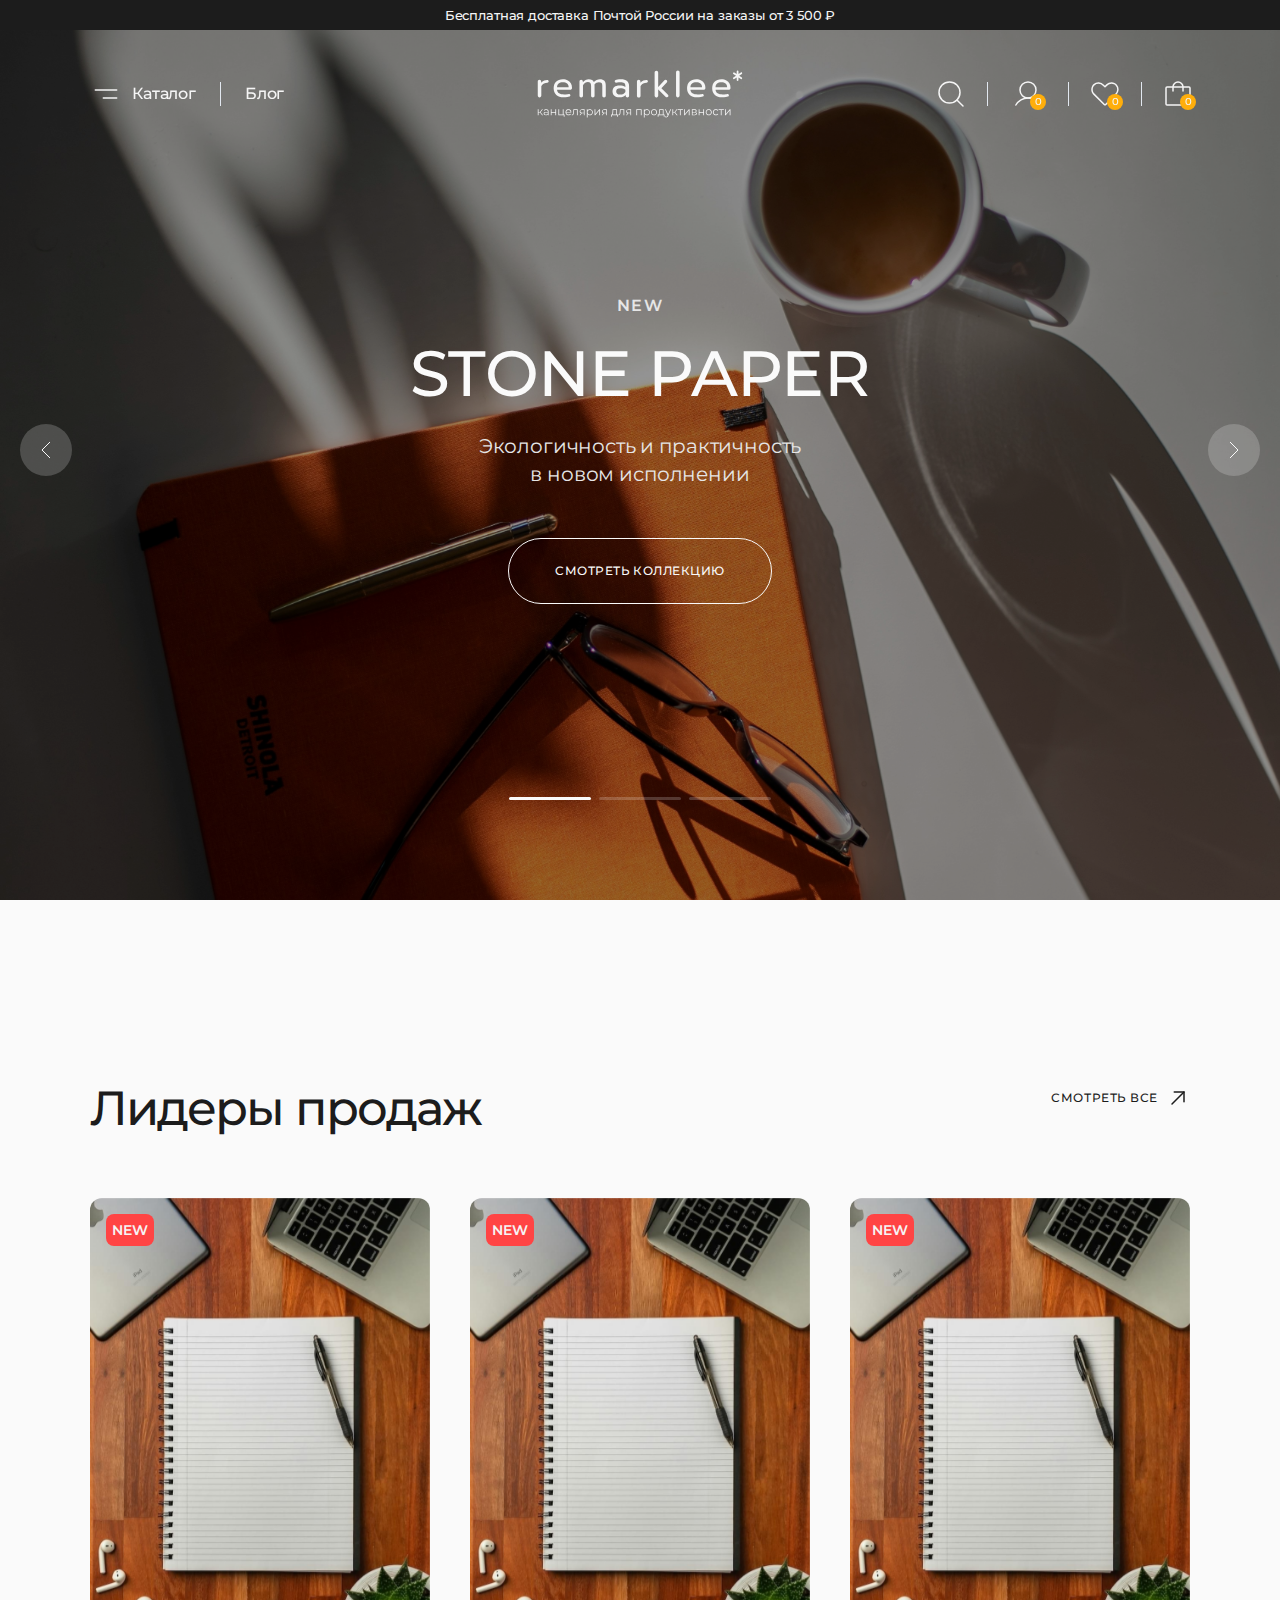
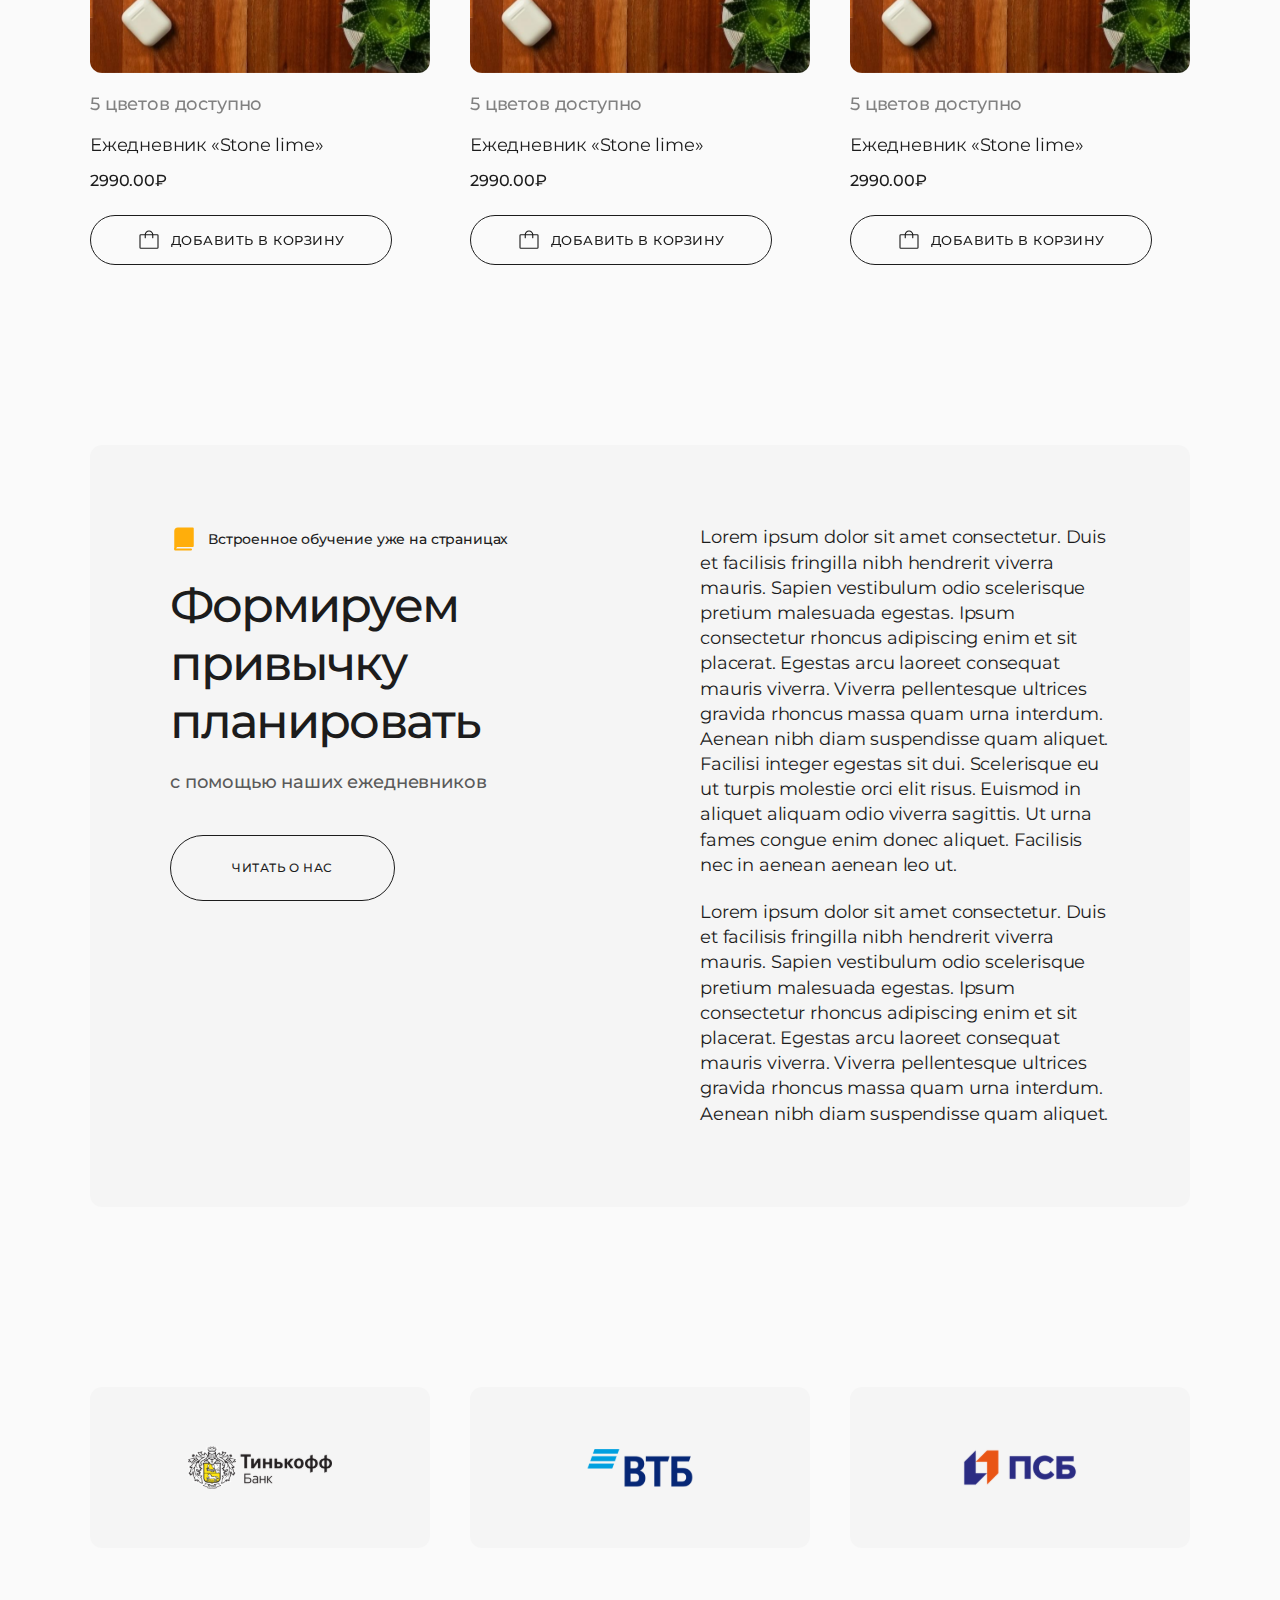
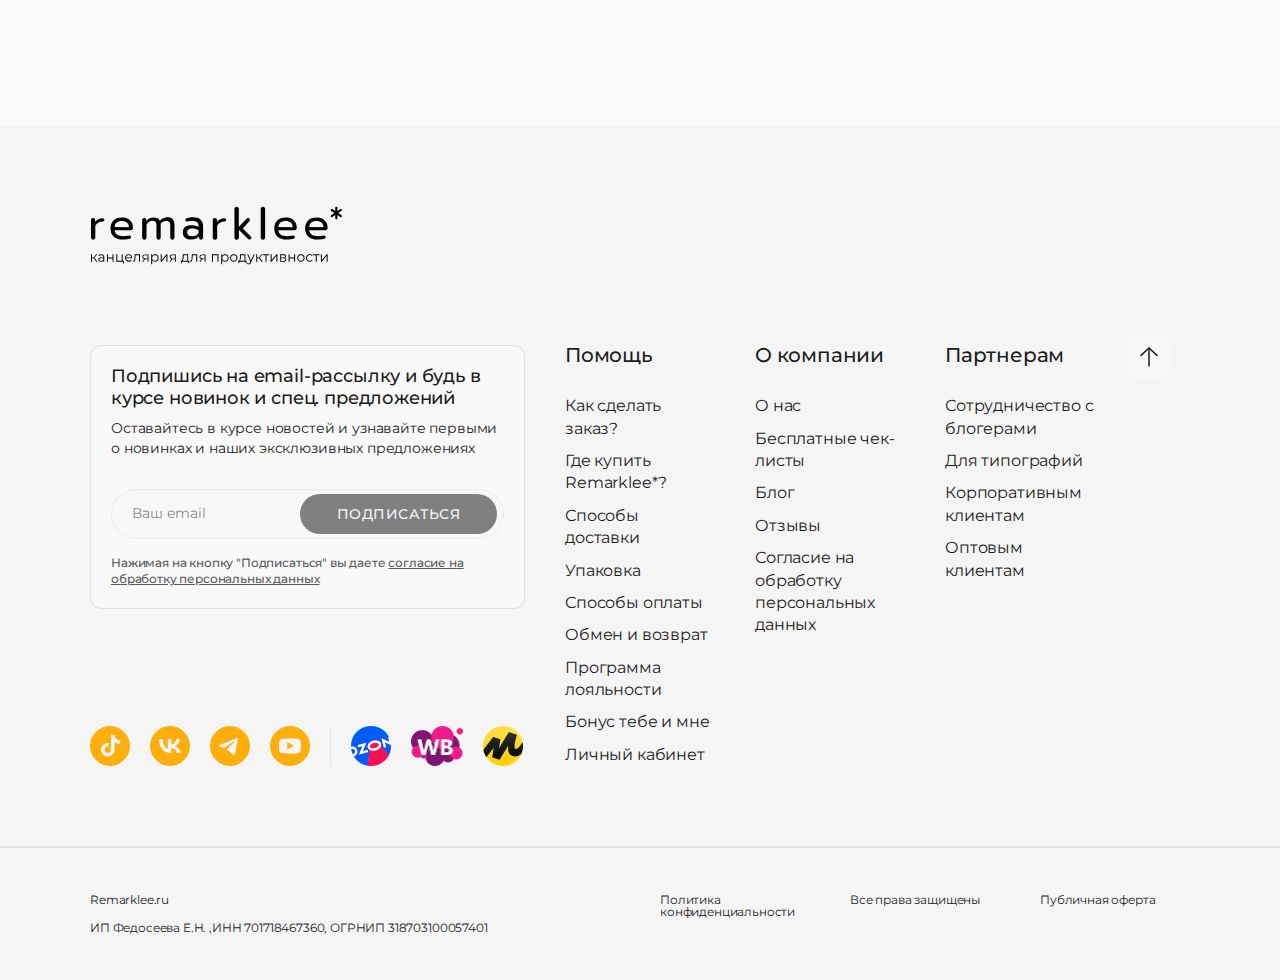
<file: index.html>
<!DOCTYPE html>
<html lang="ru">
    <head>
        <meta charset="UTF-8">
        <meta http-equiv="X-UA-Compatible" content="IE=edge">
        <meta name="viewport" content="width=device-width, initial-scale=1.0, shrink-to-fit=no">
        <!-- <meta name="viewport" content="width=device-width, initial-scale=1.0"> -->
        <title>Document</title>

        <link rel="preconnect" href="https://fonts.googleapis.com">
        <link rel="preconnect" href="https://fonts.gstatic.com" crossorigin>
        <link href="https://fonts.googleapis.com/css2?family=Montserrat:wght@400..700&display=swap" rel="stylesheet">

        <link rel="stylesheet" href="./assets/css/template.css">
    </head>
<body>
    <!-- Header -->
    <header id="header" class="header  position-fixed header-transparent " data-header-animated="true">
        <div class="text-bg-dark py-3 text-center fw-medium  fs-10 fs-sm-8">
            Бесплатная доставка Почтой России на заказы от 3 500 ₽
        </div>

        <div class="position-relative py-sm-14 py-6">
            <div class="container">

                <div id="headerNav" class="row align-items-center gx-0">

                    <!-- Brand -->
                    <div class="col-5 col-sm-auto ">
                        <a class="navbar-brand" href="#">
                            <img class="navbar-brand-dark" style="width: 206px;" src="./assets/img/logo.svg" alt="#">
                            <img class="navbar-brand-light" style="width: 206px;" src="./assets/img/logo-light.svg" alt="#">
                        </a>
                    </div>
                    <!-- Brand -->

                    <!-- Icons -->
                    <div class="col-auto col-lg ms-auto">
                        <nav class="navbar navbar-expand justify-content-end py-0 position-static">
                            <ul class="navbar-nav align-items-center me-lg-n12">
                                <li class="nav-item">
                                    <a id="headerSearchBtn" class="nav-link p-5 p-sm-10" href="#">
                                        <div class="nav-link-icon svg-icon-32">
                                            <svg class="svg-icon" xmlns="http://www.w3.org/2000/svg" width="32" height="32" viewBox="0 0 32 32" fill="none">
                                                <path d="M14.5 25C20.299 25 25 20.299 25 14.5C25 8.70101 20.299 4 14.5 4C8.70101 4 4 8.70101 4 14.5C4 20.299 8.70101 25 14.5 25Z" stroke="black" stroke-width="1.5" stroke-linecap="round" stroke-linejoin="round"/>
                                                <path d="M21.925 21.925L28 28" stroke="black" stroke-width="1.5" stroke-linecap="round" stroke-linejoin="round"/>
                                            </svg>

                                        </div>
                                    </a>
                                </li>

                                <li class="nav-item-divider d-none d-lg-block"></li>

                                <li class="nav-item d-none d-sm-block">
                                    <a class="nav-link" href="#">
                                        <div class="nav-link-icon svg-icon-32">
                                            <svg class="svg-icon" xmlns="http://www.w3.org/2000/svg" width="32" height="32" viewBox="0 0 32 32" fill="none">
                                              <path d="M16 20C20.4183 20 24 16.4183 24 12C24 7.58172 20.4183 4 16 4C11.5817 4 8 7.58172 8 12C8 16.4183 11.5817 20 16 20Z" stroke="black" stroke-width="2" stroke-miterlimit="10"/>
                                              <path d="M3.875 27C5.10367 24.8714 6.87104 23.1038 8.99944 21.8749C11.1278 20.6459 13.5423 19.9989 16 19.9989C18.4577 19.9989 20.8722 20.6459 23.0006 21.8749C25.129 23.1038 26.8963 24.8714 28.125 27" stroke="black" stroke-width="2" stroke-linecap="round" stroke-linejoin="round"/>
                                            </svg>
                                            <span class="nav-link-icon-counter text-bg-primary">0</span>
                                        </div>
                                    </a>
                                </li>

                                <li class="nav-item-divider d-none d-lg-block"></li>

                                <li class="nav-item">
                                    <a class="nav-link p-5 p-sm-10" href="#">
                                        <div class="nav-link-icon svg-icon-32">
                                            <svg class="svg-icon" xmlns="http://www.w3.org/2000/svg" width="32" height="32" viewBox="0 0 32 32" fill="none">
                                              <path d="M16.7125 26.4875L26.8375 16.3625C29.325 13.8625 29.6875 9.77499 27.3375 7.16249C26.7481 6.50413 26.0307 5.97284 25.2291 5.60109C24.4275 5.22935 23.5585 5.02494 22.6752 5.00038C21.792 4.97581 20.9129 5.13159 20.0919 5.4582C19.2709 5.78482 18.525 6.2754 17.9 6.89999L16 8.81249L14.3625 7.16249C11.8625 4.67499 7.775 4.31249 5.1625 6.66249C4.50413 7.25185 3.97285 7.96925 3.6011 8.77086C3.22935 9.57248 3.02495 10.4415 3.00038 11.3248C2.97582 12.208 3.1316 13.087 3.45821 13.9081C3.78483 14.7291 4.27541 15.4749 4.9 16.1L15.2875 26.4875C15.4771 26.6753 15.7331 26.7806 16 26.7806C16.2668 26.7806 16.5229 26.6753 16.7125 26.4875V26.4875Z" stroke="black" stroke-width="2" stroke-linecap="round" stroke-linejoin="round"/>
                                            </svg>
                                            <span class="nav-link-icon-counter text-bg-primary">0</span>
                                        </div>
                                    </a>
                                </li>

                                <li class="nav-item-divider d-none d-lg-block"></li>

                                <li class="nav-item">
                                    <a class="nav-link p-5 p-sm-10" href="#">
                                        <div class="nav-link-icon svg-icon-32">
                                            <svg class="svg-icon" xmlns="http://www.w3.org/2000/svg" width="32" height="32" viewBox="0 0 32 32" fill="none">
                                              <path d="M27 9H5C4.44772 9 4 9.44772 4 10V26C4 26.5523 4.44772 27 5 27H27C27.5523 27 28 26.5523 28 26V10C28 9.44772 27.5523 9 27 9Z" stroke="black" stroke-width="2" stroke-linecap="round" stroke-linejoin="round"/>
                                              <path d="M11 13V9C11 7.67392 11.5268 6.40215 12.4645 5.46447C13.4021 4.52678 14.6739 4 16 4C17.3261 4 18.5979 4.52678 19.5355 5.46447C20.4732 6.40215 21 7.67392 21 9V13" stroke="black" stroke-width="2" stroke-linecap="round" stroke-linejoin="round"/>
                                            </svg>
                                            <span class="nav-link-icon-counter text-bg-primary">0</span>
                                        </div>
                                    </a>
                                </li>
                            </ul>
                        </nav>
                    </div>
                    <!-- Icons -->

                    <!-- Menu -->
                    <div class="col-auto col-lg order-lg-first">
                        <nav class="navbar navbar-expand-lg py-0 position-static">
                            <div class="offcanvas offcanvas-start" tabindex="-1" id="offcanvasNav">
                                <div class="offcanvas-header">
                                    <button type="button" class="btn-close" data-bs-dismiss="offcanvas" aria-label="Close"></button>
                                </div>

                                <div class="offcanvas-body">
                                    <ul class="navbar-nav align-items-lg-center ms-lg-n12">
                                        <li id="myDropdown" class="nav-item dropdown position-static">
                                            <a class="nav-link hstack" href="#" role="button" data-bs-toggle="dropdown" data-bs-auto-close="outside" aria-expanded="false">
                                                <span class="svg-icon-32 me-5">
                                                    <svg class="svg-icon" xmlns="http://www.w3.org/2000/svg" width="32" height="32" viewBox="0 0 32 32" fill="none">
                                                        <path d="M13.3335 20L26.6668 20" stroke="currentColor" stroke-width="1.5" stroke-linecap="round" stroke-linejoin="round"/>
                                                        <path d="M5.3335 12L26.6668 12" stroke="currentColor" stroke-width="1.5" stroke-linecap="round" stroke-linejoin="round"/>
                                                    </svg>
                                                </span>
                                                Каталог
                                            </a>

                                            <div class="dropdown-menu dropdown-mega-menu dropdown-mega-menu-animated border-top-0 border-start-0 border-end-0">
                                                <div class="container pb-lg-25">

                                                    <div class="row gx-25">
                                                        <div class="col-12 col-lg py-25">
                                                            <a class="dropdown-item" href="#">Все товары</a>
                                                            <a class="dropdown-item" href="#">Планеры</a>
                                                            <a class="dropdown-item" href="#">Конструктор планера</a>
                                                            <a class="dropdown-item" href="#">Стикеры</a>
                                                            <a class="dropdown-item" href="#">Сопутствующие товары</a>
                                                            <hr class="dropdown-divider">
                                                            <a class="dropdown-item" href="#">Распродажа</a>
                                                            <a class="dropdown-item" href="#">Подарки</a>
                                                        </div>

                                                        <div class="col-auto d-none d-lg-block">
                                                            <div class="dropdown-divider-v h-100"></div>
                                                        </div>

                                                        <div class="col-12 col-lg py-25">
                                                            <div class="dropdown-list-sm">
                                                                <h6 class="dropdown-header">Пепеплет</h6>
                                                                <a class="dropdown-item" href="#">Книжный</a>
                                                                <a class="dropdown-item" href="#">Пружинный</a>
                                                                <h6 class="dropdown-header">Вид планирования</h6>
                                                                <a class="dropdown-item" href="#">День</a>
                                                                <a class="dropdown-item" href="#">Неделя</a>
                                                                <a class="dropdown-item" href="#">Месяц</a>
                                                                <a class="dropdown-item" href="#">В точку</a>
                                                            </div>
                                                        </div>

                                                        <div class="col-auto d-none d-lg-block">
                                                            <div class="dropdown-divider-v h-100"></div>
                                                        </div>

                                                        <div class="col-12 col-lg py-25">
                                                            <div class="dropdown-list-sm">
                                                                <h6 class="dropdown-header">Линейка</h6>
                                                                <a class="dropdown-item" href="#">StonePaper</a>
                                                                <a class="dropdown-item" href="#">Aesthetic</a>
                                                                <a class="dropdown-item" href="#">Creative</a>
                                                                <a class="dropdown-item" href="#">Collab</a>
                                                                <a class="dropdown-item" href="#">Special</a>
                                                                <a class="dropdown-item" href="#">Minimalism</a>
                                                            </div>
                                                        </div>

                                                        <div class="col-auto d-none d-lg-block">
                                                            <div class="dropdown-divider-v h-100"></div>
                                                        </div>

                                                        <div class="col-12 col-lg pt-25">
                                                            <img class="img-fluid rounded" src="./assets/img/nav-image.png" alt="#">
                                                        </div>
                                                    </div>
                                                </div>
                                            </div>
                                        </li>

                                        <li class="nav-item-divider d-none d-lg-block"></li>

                                        <li class="nav-item">
                                            <a class="nav-link" href="#">Блог</a>
                                        </li>
                                    </ul>
                                </div>
                            </div>

                            <button type="button" class="navbar-toggler p-5 p-sm-10" data-bs-toggle="offcanvas" data-bs-target="#offcanvasNav" aria-controls="navbarNav" aria-expanded="false" aria-label="Toggle navigation">
                                <span class="navbar-toggler-icon"></span>
                            </button>
                        </nav>
                    </div>
                    <!-- Menu -->
                </div>

                <!-- Search -->
                <div id="headerSearch" class="header-search bg-body position-absolute start-0 top-0 hstack h-100 w-100 d-none">
                    <div class="container">

                        <div class="row">
                            <div class="col-12 col-lg-7 mx-auto">

                                <form class="row gx-5 gx-sm-8" action="#">
                                    <div class="col">
                                        <div class="position-relative">
                                            <div class="position-absolute top-50 start-0 translate-middle-y ps-3 ps-sm-11">
                                                <svg class="svg-icon" width="24" height="24" viewBox="0 0 24 24" fill="none" xmlns="http://www.w3.org/2000/svg">
                                                    <ellipse cx="11" cy="11" rx="8" ry="8" stroke="#5A5A5A" stroke-width="1.5" stroke-linecap="round" stroke-linejoin="round"/>
                                                    <path d="M16.5 16.9579L21.5 21.958" stroke="#5A5A5A" stroke-width="1.5" stroke-linecap="round" stroke-linejoin="round"/>
                                                </svg>
                                            </div>

                                            <input id="searchInput" type="text" class="form-control form-control-lg border-color-light px-18 px-sm-23" placeholder="Искать на Remarklee">

                                            <div class="position-absolute top-50 end-0 translate-middle-y pe-11">
                                                <div id="searchClear" class="btn btn-xxs btn-icon btn-black-dark-custom  rounded-pill">
                                                    <svg class="svg-icon" width="10" height="10" viewBox="0 0 12 12" fill="none" xmlns="http://www.w3.org/2000/svg">
                                                        <path d="M11 1L1 11" stroke="#F5F5F5" stroke-width="1.5" stroke-linecap="round" stroke-linejoin="round"/>
                                                        <path d="M11 11L1 1" stroke="#F5F5F5" stroke-width="1.5" stroke-linecap="round" stroke-linejoin="round"/>
                                                    </svg>
                                                </div>
                                            </div>
                                        </div>
                                    </div>


                                    <div class="col-2 col-sm-auto">
                                        <button id="headerSearchFind" class="btn btn-lg btn-dark-black-custom" type="submit">Найти</button>
                                    </div>

                                    <div class="col-2 col-sm-auto">
                                        <button id="headerSearchBtnClose" class="btn btn-xs h-100 btn-sm-lg btn-link">Закрыть</button>
                                    </div>
                                </form>

                            </div>
                        </div>

                    </div>
                </div>
                <!-- Search -->

            </div>
        </div>
    </header>

    <!-- Hero: Swiper -->
    <div class="swiper heroSlider">
        <div class="swiper-wrapper">
            <div class="swiper-slide" style="background-image: url(assets/img/hero-1.jpeg);">
                <div class="container position-relative z-2">
                    <div class="row">
                        <div class="col-lg-6 col-12 mx-auto text-center">
                            <h6 class="text-light-secondary text-uppercase ls-128 fw-semibold mb-10">
                                new
                            </h6>

                            <h1 class="text-light text-uppercase fw-medium mb-10">
                                Stone paper
                            </h1>

                            <p class="text-light-secondary fs-4 mb-25">
                                Экологичность и практичность <br> в новом исполнении
                            </p>

                            <a class="btn btn-xl btn-slideup-primary-dark rounded-pill pt-4 pb-4 pe-9 ps-9 pt-sm-10 pb-sm-10 pe-sm-20 ps-sm-20" href="#">
                                <span class="btn-text">Cмотреть коллекцию</span>
                            </a>
                        </div>
                    </div>
                </div>
            </div>
            <div class="swiper-slide" style="background-image: url(assets/img/hero-1.jpeg);">
                <div class="container position-relative z-2">
                    <div class="row">
                        <div class="col-lg-6 col-12 mx-auto text-center">
                            <h6 class="text-light-secondary text-uppercase ls-128 fw-semibold mb-10">
                                new
                            </h6>

                            <h1 class="text-light text-uppercase fw-medium mb-10">
                                Stone paper
                            </h1>

                            <p class="text-light-secondary fs-4 mb-25">
                                Экологичность и практичность <br> в новом исполнении
                            </p>

                            <a class="btn btn-xl btn-slideup-primary-dark rounded-pill pt-4 pb-4 pe-9 ps-9 pt-sm-10 pb-sm-10 pe-sm-20 ps-sm-20" href="#">
                                <span class="btn-text">Cмотреть коллекцию</span>
                            </a>
                        </div>
                    </div>
                </div>
            </div>
            <div class="swiper-slide" style="background-image: url(assets/img/hero-1.jpeg);">
                <div class="container position-relative z-2">
                    <div class="row">
                        <div class="col-lg-6 col-12 mx-auto text-center">
                            <h6 class="text-light-secondary text-uppercase ls-128 fw-semibold mb-10">
                                new
                            </h6>

                            <h1 class="text-light text-uppercase fw-medium mb-10">
                                Stone paper
                            </h1>

                            <p class="text-light-secondary fs-4 mb-25">
                                Экологичность и практичность <br> в новом исполнении
                            </p>

                            <a class="btn btn-xl btn-slideup-primary-dark rounded-pill pt-4 pb-4 pe-9 ps-9 pt-sm-10 pb-sm-10 pe-sm-20 ps-sm-20" href="#">
                                <span class="btn-text">Cмотреть коллекцию</span>
                            </a>
                        </div>
                    </div>
                </div>
            </div>
        </div>

        <div class="swiper-nav d-none d-md-flex">
            <div class="swiper-button-prev">
                <svg width="10" height="18" viewBox="0 0 10 18" fill="none" xmlns="http://www.w3.org/2000/svg">
                    <path d="M9 17L1 9L9 1" stroke="currentColor"/>
                </svg>
            </div>

            <div class="swiper-button-next">
                <svg width="10" height="18" viewBox="0 0 10 18" fill="none" xmlns="http://www.w3.org/2000/svg">
                    <path d="M1 17L9 9L1 1" stroke="currentColor"/>
                </svg>
            </div>
        </div>

        <div class="swiper-pagination"></div>
    </div>
    <!-- Hero: Swiper -->

    <!-- Goods -->
    <section class="py-sm-30 py-15 pb-xl-45 pt-xl-90">
        <div class="container">

            <div class="row align-items-center mb-10 mb-xl-30">
                <div class="col">
                    <h2 class="fw-medium mb-0">Лидеры продаж</h2>
                </div>

                <div class="col-auto align-self-md-start">
                    <a class="d-inline-flex align-items-center link-special link-hover-color-primary rotate-icon-45 fs-sm-9 fs-10" href="#">
                        Смотреть все

                        <svg class="svg-icon ms-4 d-none d-md-inline" width="24" height="24" viewBox="0 0 24 24" fill="none" xmlns="http://www.w3.org/2000/svg">
                            <path d="M6 18L18 6" stroke="currentColor" stroke-width="1.5" stroke-linecap="round" stroke-linejoin="round"/>
                            <path d="M8.25 6H18V15.75" stroke="currentColor" stroke-width="1.5" stroke-linecap="round" stroke-linejoin="round"/>
                        </svg>
                    </a>
                </div>
            </div>

            <!-- Swiper -->
            <div class="swiper swiper-shop-cards-carousel">
                <div class="swiper-wrapper">
                    <div class="swiper-slide align-items-stretch h-auto">
                        <div class="shop-card">
                            <div class="shop-card-head">
                                <!-- Image -->
                                <a href="#link" class="swiper swiper-shop-card-preview rounded">
                                    <div class="swiper-wrapper rounded">
                                        <div class="swiper-slide">
                                            <img class="img-fluid w-100" src="./assets/img/item-1.jpg" alt="#">
                                        </div>

                                        <div class="swiper-slide">
                                            <img class="img-fluid w-100" src="./assets/img/item-1.jpg" alt="#">
                                        </div>

                                        <div class="swiper-slide">
                                            <img class="img-fluid w-100" src="./assets/img/item-1.jpg" alt="#">
                                        </div>
                                    </div>

                                    <div class="swiper-pagination swiper-pagination-sm bottom-0 mb-8"></div>
                                </a>
                                <!-- Image -->

                                <!-- Badge -->
                                <div class="shop-card-badge-new">
                                    <span class="badge text-bg-danger">New</span>
                                </div>
                                <!-- Badge -->

                                <!-- Buttons -->
                                <div class="shop-card-tools-top">
                                    <div class="shop-card-tool-view">
                                        <a class="btn btn-xs btn-white-fade-custom text-transform-none rounded-pill ls-tight" data-bs-toggle="modal" data-bs-target="#qiuckViewWindow" href="#">
                                            <span class="btn-text">
                                                <span class="me-5 fs-10 lh-base">
                                                    Быстрый просмотр
                                                </span>

                                                <svg class="svg-icon" width="24" height="24" viewBox="0 0 32 32" fill="none" xmlns="http://www.w3.org/2000/svg">
                                                    <path d="M16 7C6 7 2 16 2 16C2 16 6 25 16 25C26 25 30 16 30 16C30 16 26 7 16 7Z" stroke="black" stroke-width="2" stroke-linecap="round" stroke-linejoin="round"></path>
                                                    <path d="M16 21C18.7614 21 21 18.7614 21 16C21 13.2386 18.7614 11 16 11C13.2386 11 11 13.2386 11 16C11 18.7614 13.2386 21 16 21Z" stroke="black" stroke-width="2" stroke-linecap="round" stroke-linejoin="round"></path>
                                                </svg>
                                            </span>
                                        </a>
                                    </div>

                                    <div class="shop-card-tool-heart">
                                        <button class="btn btn-xs btn-icon btn-white-fade-custom bg-white btn-scale-icon btn-scale-icon-danger rounded-pill click-to-active ms-auto">
                                            <span class="btn-text">
                                                <svg class="svg-icon" xmlns="http://www.w3.org/2000/svg" width="18" height="18" viewBox="0 0 32 32" fill="none">
                                                    <path d="M16.7125 26.4875L26.8375 16.3625C29.325 13.8625 29.6875 9.77499 27.3375 7.16249C26.7481 6.50413 26.0307 5.97284 25.2291 5.60109C24.4275 5.22935 23.5585 5.02494 22.6752 5.00038C21.792 4.97581 20.9129 5.13159 20.0919 5.4582C19.2709 5.78482 18.525 6.2754 17.9 6.89999L16 8.81249L14.3625 7.16249C11.8625 4.67499 7.775 4.31249 5.1625 6.66249C4.50413 7.25185 3.97285 7.96925 3.6011 8.77086C3.22935 9.57248 3.02495 10.4415 3.00038 11.3248C2.97582 12.208 3.1316 13.087 3.45821 13.9081C3.78483 14.7291 4.27541 15.4749 4.9 16.1L15.2875 26.4875C15.4771 26.6753 15.7331 26.7806 16 26.7806C16.2668 26.7806 16.5229 26.6753 16.7125 26.4875V26.4875Z" stroke="black" stroke-width="2" stroke-linecap="round" stroke-linejoin="round"/>
                                                </svg>
                                            </span>
                                        </button>
                                    </div>
                                </div>
                                <!-- Buttons -->
                            </div>

                            <div class="shop-card-body">
                                <!-- Colors -->
                                <div class="shop-card-colors mb-5 mb-sm-10">
                                    <div class="shop-card-colors-text text-body-tertiary fw-medium lh-sm py-1 fs-sm-5 fs-8">
                                        5 цветов доступно
                                    </div>

                                    <div class="shop-card-colors-badges">
                                        <div class="form-check form-check-option form-check-inline">
                                            <input class="form-check-input" type="radio" name="color-radio-1" id="color-radio-1-1">
                                            <label class="form-option-label rounded-circle" for="color-radio-1-1">
                                                <span class="form-option-color rounded-circle" style="background: #ffffff;"></span>
                                            </label>
                                        </div>

                                        <div class="form-check form-check-option form-check-inline">
                                            <input class="form-check-input" type="radio" name="color-radio-1" id="color-radio-1-2">
                                            <label class="form-option-label rounded-circle" for="color-radio-1-2">
                                                <span class="form-option-color rounded-circle" style="background: #000000;"></span>
                                            </label>
                                        </div>

                                        <div class="form-check form-check-option form-check-inline">
                                            <input class="form-check-input" type="radio" name="color-radio-1" id="color-radio-1-3">
                                            <label class="form-option-label rounded-circle" for="color-radio-1-3">
                                                <span class="form-option-color rounded-circle" style="background: #846434;"></span>
                                            </label>
                                        </div>

                                        <div class="form-check form-check-option form-check-inline">
                                            <input class="form-check-input" type="radio" name="color-radio-1" id="color-radio-1-4">
                                            <label class="form-option-label rounded-circle" for="color-radio-1-4">
                                                <span class="form-option-color rounded-circle" style="background: #348467;"></span>
                                            </label>
                                        </div>

                                        <div class="form-check form-check-option form-check-inline">
                                            <input class="form-check-input" type="radio" name="color-radio-1" id="color-radio-1-5">
                                            <label class="form-option-label rounded-circle" for="color-radio-1-5">
                                                <span class="form-option-color rounded-circle" style="background: #843434;"></span>
                                            </label>
                                        </div>
                                    </div>
                                </div>
                                <!-- Colors -->

                                <h4 class="mb-5 fs-sm-5 fs-7">
                                    Ежедневник «Stone lime»
                                </h4>

                                <div class="fw-medium text-uppercase lh-lg fs-sm-6 fs-9 mb-5 mb-sm-10 ">
                                    2990.00₽
                                </div>
                            </div>

                            <div class="mt-auto">
                                <button class="btn btn-slideup-dark click-to-active rounded-pill pt-4 pb-4 pe-9 ps-9 pt-sm-6 pb-sm-6 pe-sm-20 ps-sm-20 ">
                                    <span class="btn-text">
                                        <svg class="svg-icon d-none d-sm-block" xmlns="http://www.w3.org/2000/svg" width="24" height="24" viewBox="0 0 32 32" fill="none">
                                            <path d="M27 9H5C4.44772 9 4 9.44772 4 10V26C4 26.5523 4.44772 27 5 27H27C27.5523 27 28 26.5523 28 26V10C28 9.44772 27.5523 9 27 9Z" stroke="black" stroke-width="2" stroke-linecap="round" stroke-linejoin="round"/>
                                            <path d="M11 13V9C11 7.67392 11.5268 6.40215 12.4645 5.46447C13.4021 4.52678 14.6739 4 16 4C17.3261 4 18.5979 4.52678 19.5355 5.46447C20.4732 6.40215 21 7.67392 21 9V13" stroke="black" stroke-width="2" stroke-linecap="round" stroke-linejoin="round"/>
                                        </svg>

                                        <span class="ms-0 ms-sm-5 lh-base fs-sm-8 fs-11 text-center text-nowrap">Добавить в корзину</span>
                                    </span>
                                </button>
                            </div>
                        </div>


                    </div>

                    <div class="swiper-slide align-items-stretch h-auto">
                        <div class="shop-card">
                            <div class="shop-card-head">
                                <!-- Image -->
                                <a href="#link" class="swiper swiper-shop-card-preview rounded">
                                    <div class="swiper-wrapper rounded">
                                        <div class="swiper-slide">
                                            <img class="img-fluid w-100" src="./assets/img/item-1.jpg" alt="#">
                                        </div>

                                        <div class="swiper-slide">
                                            <img class="img-fluid w-100" src="./assets/img/item-1.jpg" alt="#">
                                        </div>

                                        <div class="swiper-slide">
                                            <img class="img-fluid w-100" src="./assets/img/item-1.jpg" alt="#">
                                        </div>
                                    </div>

                                    <div class="swiper-pagination swiper-pagination-sm bottom-0 mb-8"></div>
                                </a>
                                <!-- Image -->

                                <!-- Badge -->
                                <div class="shop-card-badge-new">
                                    <span class="badge text-bg-danger">New</span>
                                </div>
                                <!-- Badge -->

                                <!-- Buttons -->
                                <div class="shop-card-tools-top">
                                    <div class="shop-card-tool-view">
                                        <a class="btn btn-xs btn-white-fade-custom text-transform-none rounded-pill ls-tight" data-bs-toggle="modal" data-bs-target="#qiuckViewWindow" href="#">
                                            <span class="btn-text">
                                                <span class="me-5 fs-10 lh-base">
                                                    Быстрый просмотр
                                                </span>

                                                <svg class="svg-icon" width="24" height="24" viewBox="0 0 32 32" fill="none" xmlns="http://www.w3.org/2000/svg">
                                                    <path d="M16 7C6 7 2 16 2 16C2 16 6 25 16 25C26 25 30 16 30 16C30 16 26 7 16 7Z" stroke="black" stroke-width="2" stroke-linecap="round" stroke-linejoin="round"></path>
                                                    <path d="M16 21C18.7614 21 21 18.7614 21 16C21 13.2386 18.7614 11 16 11C13.2386 11 11 13.2386 11 16C11 18.7614 13.2386 21 16 21Z" stroke="black" stroke-width="2" stroke-linecap="round" stroke-linejoin="round"></path>
                                                </svg>
                                            </span>
                                        </a>
                                    </div>

                                    <div class="shop-card-tool-heart">
                                        <button class="btn btn-xs btn-icon btn-white-fade-custom bg-white btn-scale-icon btn-scale-icon-danger rounded-pill click-to-active ms-auto">
                                            <span class="btn-text">
                                                <svg class="svg-icon" xmlns="http://www.w3.org/2000/svg" width="18" height="18" viewBox="0 0 32 32" fill="none">
                                                    <path d="M16.7125 26.4875L26.8375 16.3625C29.325 13.8625 29.6875 9.77499 27.3375 7.16249C26.7481 6.50413 26.0307 5.97284 25.2291 5.60109C24.4275 5.22935 23.5585 5.02494 22.6752 5.00038C21.792 4.97581 20.9129 5.13159 20.0919 5.4582C19.2709 5.78482 18.525 6.2754 17.9 6.89999L16 8.81249L14.3625 7.16249C11.8625 4.67499 7.775 4.31249 5.1625 6.66249C4.50413 7.25185 3.97285 7.96925 3.6011 8.77086C3.22935 9.57248 3.02495 10.4415 3.00038 11.3248C2.97582 12.208 3.1316 13.087 3.45821 13.9081C3.78483 14.7291 4.27541 15.4749 4.9 16.1L15.2875 26.4875C15.4771 26.6753 15.7331 26.7806 16 26.7806C16.2668 26.7806 16.5229 26.6753 16.7125 26.4875V26.4875Z" stroke="black" stroke-width="2" stroke-linecap="round" stroke-linejoin="round"/>
                                                </svg>
                                            </span>
                                        </button>
                                    </div>
                                </div>
                                <!-- Buttons -->
                            </div>

                            <div class="shop-card-body">
                                <!-- Colors -->
                                <div class="shop-card-colors mb-5 mb-sm-10">
                                    <div class="shop-card-colors-text text-body-tertiary fw-medium lh-sm py-1 fs-sm-5 fs-8">
                                        5 цветов доступно
                                    </div>

                                    <div class="shop-card-colors-badges">
                                        <div class="form-check form-check-option form-check-inline">
                                            <input class="form-check-input" type="radio" name="color-radio-2" id="color-radio-2-1">
                                            <label class="form-option-label rounded-circle" for="color-radio-2-1">
                                                <span class="form-option-color rounded-circle" style="background: #ffffff;"></span>
                                            </label>
                                        </div>

                                        <div class="form-check form-check-option form-check-inline">
                                            <input class="form-check-input" type="radio" name="color-radio-2" id="color-radio-2-2">
                                            <label class="form-option-label rounded-circle" for="color-radio-2-2">
                                                <span class="form-option-color rounded-circle" style="background: #000000;"></span>
                                            </label>
                                        </div>

                                        <div class="form-check form-check-option form-check-inline">
                                            <input class="form-check-input" type="radio" name="color-radio-2" id="color-radio-2-3">
                                            <label class="form-option-label rounded-circle" for="color-radio-2-3">
                                                <span class="form-option-color rounded-circle" style="background: #846434;"></span>
                                            </label>
                                        </div>

                                        <div class="form-check form-check-option form-check-inline">
                                            <input class="form-check-input" type="radio" name="color-radio-2" id="color-radio-2-4">
                                            <label class="form-option-label rounded-circle" for="color-radio-2-4">
                                                <span class="form-option-color rounded-circle" style="background: #348467;"></span>
                                            </label>
                                        </div>

                                        <div class="form-check form-check-option form-check-inline">
                                            <input class="form-check-input" type="radio" name="color-radio-2" id="color-radio-2-5">
                                            <label class="form-option-label rounded-circle" for="color-radio-2-5">
                                                <span class="form-option-color rounded-circle" style="background: #843434;"></span>
                                            </label>
                                        </div>
                                    </div>
                                </div>
                                <!-- Colors -->

                                <h4 class="mb-5 fs-sm-5 fs-7">
                                    Ежедневник «Stone lime»
                                </h4>

                                <div class="fw-medium text-uppercase lh-lg fs-sm-6 fs-9 mb-5 mb-sm-10 ">
                                    2990.00₽
                                </div>
                            </div>

                            <div class="mt-auto">
                                <button class="btn btn-slideup-dark click-to-active rounded-pill pt-4 pb-4 pe-9 ps-9 pt-sm-6 pb-sm-6 pe-sm-20 ps-sm-20 ">
                                    <span class="btn-text">
                                        <svg class="svg-icon d-none d-sm-block" xmlns="http://www.w3.org/2000/svg" width="24" height="24" viewBox="0 0 32 32" fill="none">
                                            <path d="M27 9H5C4.44772 9 4 9.44772 4 10V26C4 26.5523 4.44772 27 5 27H27C27.5523 27 28 26.5523 28 26V10C28 9.44772 27.5523 9 27 9Z" stroke="black" stroke-width="2" stroke-linecap="round" stroke-linejoin="round"/>
                                            <path d="M11 13V9C11 7.67392 11.5268 6.40215 12.4645 5.46447C13.4021 4.52678 14.6739 4 16 4C17.3261 4 18.5979 4.52678 19.5355 5.46447C20.4732 6.40215 21 7.67392 21 9V13" stroke="black" stroke-width="2" stroke-linecap="round" stroke-linejoin="round"/>
                                        </svg>

                                        <span class="ms-0 ms-sm-5 lh-base fs-sm-8 fs-11 text-center text-nowrap">Добавить в корзину</span>
                                    </span>
                                </button>
                            </div>
                        </div>


                    </div>

                    <div class="swiper-slide align-items-stretch h-auto">
                        <div class="shop-card">
                            <div class="shop-card-head">
                                <!-- Image -->
                                <a href="#link" class="swiper swiper-shop-card-preview rounded">
                                    <div class="swiper-wrapper rounded">
                                        <div class="swiper-slide">
                                            <img class="img-fluid w-100" src="./assets/img/item-1.jpg" alt="#">
                                        </div>

                                        <div class="swiper-slide">
                                            <img class="img-fluid w-100" src="./assets/img/item-1.jpg" alt="#">
                                        </div>

                                        <div class="swiper-slide">
                                            <img class="img-fluid w-100" src="./assets/img/item-1.jpg" alt="#">
                                        </div>
                                    </div>

                                    <div class="swiper-pagination swiper-pagination-sm bottom-0 mb-8"></div>
                                </a>
                                <!-- Image -->

                                <!-- Badge -->
                                <div class="shop-card-badge-new">
                                    <span class="badge text-bg-danger">New</span>
                                </div>
                                <!-- Badge -->

                                <!-- Buttons -->
                                <div class="shop-card-tools-top">
                                    <div class="shop-card-tool-view">
                                        <a class="btn btn-xs btn-white-fade-custom text-transform-none rounded-pill ls-tight" data-bs-toggle="modal" data-bs-target="#qiuckViewWindow" href="#">
                                            <span class="btn-text">
                                                <span class="me-5 fs-10 lh-base">
                                                    Быстрый просмотр
                                                </span>

                                                <svg class="svg-icon" width="24" height="24" viewBox="0 0 32 32" fill="none" xmlns="http://www.w3.org/2000/svg">
                                                    <path d="M16 7C6 7 2 16 2 16C2 16 6 25 16 25C26 25 30 16 30 16C30 16 26 7 16 7Z" stroke="black" stroke-width="2" stroke-linecap="round" stroke-linejoin="round"></path>
                                                    <path d="M16 21C18.7614 21 21 18.7614 21 16C21 13.2386 18.7614 11 16 11C13.2386 11 11 13.2386 11 16C11 18.7614 13.2386 21 16 21Z" stroke="black" stroke-width="2" stroke-linecap="round" stroke-linejoin="round"></path>
                                                </svg>
                                            </span>
                                        </a>
                                    </div>

                                    <div class="shop-card-tool-heart">
                                        <button class="btn btn-xs btn-icon btn-white-fade-custom bg-white btn-scale-icon btn-scale-icon-danger rounded-pill click-to-active ms-auto">
                                            <span class="btn-text">
                                                <svg class="svg-icon" xmlns="http://www.w3.org/2000/svg" width="18" height="18" viewBox="0 0 32 32" fill="none">
                                                    <path d="M16.7125 26.4875L26.8375 16.3625C29.325 13.8625 29.6875 9.77499 27.3375 7.16249C26.7481 6.50413 26.0307 5.97284 25.2291 5.60109C24.4275 5.22935 23.5585 5.02494 22.6752 5.00038C21.792 4.97581 20.9129 5.13159 20.0919 5.4582C19.2709 5.78482 18.525 6.2754 17.9 6.89999L16 8.81249L14.3625 7.16249C11.8625 4.67499 7.775 4.31249 5.1625 6.66249C4.50413 7.25185 3.97285 7.96925 3.6011 8.77086C3.22935 9.57248 3.02495 10.4415 3.00038 11.3248C2.97582 12.208 3.1316 13.087 3.45821 13.9081C3.78483 14.7291 4.27541 15.4749 4.9 16.1L15.2875 26.4875C15.4771 26.6753 15.7331 26.7806 16 26.7806C16.2668 26.7806 16.5229 26.6753 16.7125 26.4875V26.4875Z" stroke="black" stroke-width="2" stroke-linecap="round" stroke-linejoin="round"/>
                                                </svg>
                                            </span>
                                        </button>
                                    </div>
                                </div>
                                <!-- Buttons -->
                            </div>

                            <div class="shop-card-body">
                                <!-- Colors -->
                                <div class="shop-card-colors mb-5 mb-sm-10">
                                    <div class="shop-card-colors-text text-body-tertiary fw-medium lh-sm py-1 fs-sm-5 fs-8">
                                        5 цветов доступно
                                    </div>

                                    <div class="shop-card-colors-badges">
                                        <div class="form-check form-check-option form-check-inline">
                                            <input class="form-check-input" type="radio" name="color-radio-3" id="color-radio-3-1">
                                            <label class="form-option-label rounded-circle" for="color-radio-3-1">
                                                <span class="form-option-color rounded-circle" style="background: #ffffff;"></span>
                                            </label>
                                        </div>

                                        <div class="form-check form-check-option form-check-inline">
                                            <input class="form-check-input" type="radio" name="color-radio-3" id="color-radio-3-2">
                                            <label class="form-option-label rounded-circle" for="color-radio-3-2">
                                                <span class="form-option-color rounded-circle" style="background: #000000;"></span>
                                            </label>
                                        </div>

                                        <div class="form-check form-check-option form-check-inline">
                                            <input class="form-check-input" type="radio" name="color-radio-3" id="color-radio-3-3">
                                            <label class="form-option-label rounded-circle" for="color-radio-3-3">
                                                <span class="form-option-color rounded-circle" style="background: #846434;"></span>
                                            </label>
                                        </div>

                                        <div class="form-check form-check-option form-check-inline">
                                            <input class="form-check-input" type="radio" name="color-radio-3" id="color-radio-3-4">
                                            <label class="form-option-label rounded-circle" for="color-radio-3-4">
                                                <span class="form-option-color rounded-circle" style="background: #348467;"></span>
                                            </label>
                                        </div>

                                        <div class="form-check form-check-option form-check-inline">
                                            <input class="form-check-input" type="radio" name="color-radio-3" id="color-radio-3-5">
                                            <label class="form-option-label rounded-circle" for="color-radio-3-5">
                                                <span class="form-option-color rounded-circle" style="background: #843434;"></span>
                                            </label>
                                        </div>
                                    </div>
                                </div>
                                <!-- Colors -->

                                <h4 class="mb-5 fs-sm-5 fs-7">
                                    Ежедневник «Stone lime»
                                </h4>

                                <div class="fw-medium text-uppercase lh-lg fs-sm-6 fs-9 mb-5 mb-sm-10 ">
                                    2990.00₽
                                </div>
                            </div>

                            <div class="mt-auto">
                                <button class="btn btn-slideup-dark click-to-active rounded-pill pt-4 pb-4 pe-9 ps-9 pt-sm-6 pb-sm-6 pe-sm-20 ps-sm-20 ">
                                    <span class="btn-text">
                                        <svg class="svg-icon d-none d-sm-block" xmlns="http://www.w3.org/2000/svg" width="24" height="24" viewBox="0 0 32 32" fill="none">
                                            <path d="M27 9H5C4.44772 9 4 9.44772 4 10V26C4 26.5523 4.44772 27 5 27H27C27.5523 27 28 26.5523 28 26V10C28 9.44772 27.5523 9 27 9Z" stroke="black" stroke-width="2" stroke-linecap="round" stroke-linejoin="round"/>
                                            <path d="M11 13V9C11 7.67392 11.5268 6.40215 12.4645 5.46447C13.4021 4.52678 14.6739 4 16 4C17.3261 4 18.5979 4.52678 19.5355 5.46447C20.4732 6.40215 21 7.67392 21 9V13" stroke="black" stroke-width="2" stroke-linecap="round" stroke-linejoin="round"/>
                                        </svg>

                                        <span class="ms-0 ms-sm-5 lh-base fs-sm-8 fs-11 text-center text-nowrap">Добавить в корзину</span>
                                    </span>
                                </button>
                            </div>
                        </div>


                    </div>

                    <div class="swiper-slide align-items-stretch h-auto">
                        <div class="shop-card">
                            <div class="shop-card-head">
                                <!-- Image -->
                                <a href="#link" class="swiper swiper-shop-card-preview rounded">
                                    <div class="swiper-wrapper rounded">
                                        <div class="swiper-slide">
                                            <img class="img-fluid w-100" src="./assets/img/item-1.jpg" alt="#">
                                        </div>

                                        <div class="swiper-slide">
                                            <img class="img-fluid w-100" src="./assets/img/item-1.jpg" alt="#">
                                        </div>

                                        <div class="swiper-slide">
                                            <img class="img-fluid w-100" src="./assets/img/item-1.jpg" alt="#">
                                        </div>
                                    </div>

                                    <div class="swiper-pagination swiper-pagination-sm bottom-0 mb-8"></div>
                                </a>
                                <!-- Image -->

                                <!-- Badge -->
                                <div class="shop-card-badge-new">
                                    <span class="badge text-bg-danger">New</span>
                                </div>
                                <!-- Badge -->

                                <!-- Buttons -->
                                <div class="shop-card-tools-top">
                                    <div class="shop-card-tool-view">
                                        <a class="btn btn-xs btn-white-fade-custom text-transform-none rounded-pill ls-tight" data-bs-toggle="modal" data-bs-target="#qiuckViewWindow" href="#">
                                            <span class="btn-text">
                                                <span class="me-5 fs-10 lh-base">
                                                    Быстрый просмотр
                                                </span>

                                                <svg class="svg-icon" width="24" height="24" viewBox="0 0 32 32" fill="none" xmlns="http://www.w3.org/2000/svg">
                                                    <path d="M16 7C6 7 2 16 2 16C2 16 6 25 16 25C26 25 30 16 30 16C30 16 26 7 16 7Z" stroke="black" stroke-width="2" stroke-linecap="round" stroke-linejoin="round"></path>
                                                    <path d="M16 21C18.7614 21 21 18.7614 21 16C21 13.2386 18.7614 11 16 11C13.2386 11 11 13.2386 11 16C11 18.7614 13.2386 21 16 21Z" stroke="black" stroke-width="2" stroke-linecap="round" stroke-linejoin="round"></path>
                                                </svg>
                                            </span>
                                        </a>
                                    </div>

                                    <div class="shop-card-tool-heart">
                                        <button class="btn btn-xs btn-icon btn-white-fade-custom bg-white btn-scale-icon btn-scale-icon-danger rounded-pill click-to-active ms-auto">
                                            <span class="btn-text">
                                                <svg class="svg-icon" xmlns="http://www.w3.org/2000/svg" width="18" height="18" viewBox="0 0 32 32" fill="none">
                                                    <path d="M16.7125 26.4875L26.8375 16.3625C29.325 13.8625 29.6875 9.77499 27.3375 7.16249C26.7481 6.50413 26.0307 5.97284 25.2291 5.60109C24.4275 5.22935 23.5585 5.02494 22.6752 5.00038C21.792 4.97581 20.9129 5.13159 20.0919 5.4582C19.2709 5.78482 18.525 6.2754 17.9 6.89999L16 8.81249L14.3625 7.16249C11.8625 4.67499 7.775 4.31249 5.1625 6.66249C4.50413 7.25185 3.97285 7.96925 3.6011 8.77086C3.22935 9.57248 3.02495 10.4415 3.00038 11.3248C2.97582 12.208 3.1316 13.087 3.45821 13.9081C3.78483 14.7291 4.27541 15.4749 4.9 16.1L15.2875 26.4875C15.4771 26.6753 15.7331 26.7806 16 26.7806C16.2668 26.7806 16.5229 26.6753 16.7125 26.4875V26.4875Z" stroke="black" stroke-width="2" stroke-linecap="round" stroke-linejoin="round"/>
                                                </svg>
                                            </span>
                                        </button>
                                    </div>
                                </div>
                                <!-- Buttons -->
                            </div>

                            <div class="shop-card-body">
                                <!-- Colors -->
                                <div class="shop-card-colors mb-5 mb-sm-10">
                                    <div class="shop-card-colors-text text-body-tertiary fw-medium lh-sm py-1 fs-sm-5 fs-8">
                                        5 цветов доступно
                                    </div>

                                    <div class="shop-card-colors-badges">
                                        <div class="form-check form-check-option form-check-inline">
                                            <input class="form-check-input" type="radio" name="color-radio-4" id="color-radio-4-1">
                                            <label class="form-option-label rounded-circle" for="color-radio-4-1">
                                                <span class="form-option-color rounded-circle" style="background: #ffffff;"></span>
                                            </label>
                                        </div>

                                        <div class="form-check form-check-option form-check-inline">
                                            <input class="form-check-input" type="radio" name="color-radio-4" id="color-radio-4-2">
                                            <label class="form-option-label rounded-circle" for="color-radio-4-2">
                                                <span class="form-option-color rounded-circle" style="background: #000000;"></span>
                                            </label>
                                        </div>

                                        <div class="form-check form-check-option form-check-inline">
                                            <input class="form-check-input" type="radio" name="color-radio-4" id="color-radio-4-3">
                                            <label class="form-option-label rounded-circle" for="color-radio-4-3">
                                                <span class="form-option-color rounded-circle" style="background: #846434;"></span>
                                            </label>
                                        </div>

                                        <div class="form-check form-check-option form-check-inline">
                                            <input class="form-check-input" type="radio" name="color-radio-4" id="color-radio-4-4">
                                            <label class="form-option-label rounded-circle" for="color-radio-4-4">
                                                <span class="form-option-color rounded-circle" style="background: #348467;"></span>
                                            </label>
                                        </div>

                                        <div class="form-check form-check-option form-check-inline">
                                            <input class="form-check-input" type="radio" name="color-radio-4" id="color-radio-4-5">
                                            <label class="form-option-label rounded-circle" for="color-radio-4-5">
                                                <span class="form-option-color rounded-circle" style="background: #843434;"></span>
                                            </label>
                                        </div>
                                    </div>
                                </div>
                                <!-- Colors -->

                                <h4 class="mb-5 fs-sm-5 fs-7">
                                    Ежедневник «Stone lime»
                                </h4>

                                <div class="fw-medium text-uppercase lh-lg fs-sm-6 fs-9 mb-5 mb-sm-10 ">
                                    2990.00₽
                                </div>
                            </div>

                            <div class="mt-auto">
                                <button class="btn btn-slideup-dark click-to-active rounded-pill pt-4 pb-4 pe-9 ps-9 pt-sm-6 pb-sm-6 pe-sm-20 ps-sm-20 ">
                                    <span class="btn-text">
                                        <svg class="svg-icon d-none d-sm-block" xmlns="http://www.w3.org/2000/svg" width="24" height="24" viewBox="0 0 32 32" fill="none">
                                            <path d="M27 9H5C4.44772 9 4 9.44772 4 10V26C4 26.5523 4.44772 27 5 27H27C27.5523 27 28 26.5523 28 26V10C28 9.44772 27.5523 9 27 9Z" stroke="black" stroke-width="2" stroke-linecap="round" stroke-linejoin="round"/>
                                            <path d="M11 13V9C11 7.67392 11.5268 6.40215 12.4645 5.46447C13.4021 4.52678 14.6739 4 16 4C17.3261 4 18.5979 4.52678 19.5355 5.46447C20.4732 6.40215 21 7.67392 21 9V13" stroke="black" stroke-width="2" stroke-linecap="round" stroke-linejoin="round"/>
                                        </svg>

                                        <span class="ms-0 ms-sm-5 lh-base fs-sm-8 fs-11 text-center text-nowrap">Добавить в корзину</span>
                                    </span>
                                </button>
                            </div>
                        </div>


                    </div>

                    <div class="swiper-slide align-items-stretch h-auto">
                        <div class="shop-card">
                            <div class="shop-card-head">
                                <!-- Image -->
                                <a href="#link" class="swiper swiper-shop-card-preview rounded">
                                    <div class="swiper-wrapper rounded">
                                        <div class="swiper-slide">
                                            <img class="img-fluid w-100" src="./assets/img/item-1.jpg" alt="#">
                                        </div>

                                        <div class="swiper-slide">
                                            <img class="img-fluid w-100" src="./assets/img/item-1.jpg" alt="#">
                                        </div>

                                        <div class="swiper-slide">
                                            <img class="img-fluid w-100" src="./assets/img/item-1.jpg" alt="#">
                                        </div>
                                    </div>

                                    <div class="swiper-pagination swiper-pagination-sm bottom-0 mb-8"></div>
                                </a>
                                <!-- Image -->

                                <!-- Badge -->
                                <div class="shop-card-badge-new">
                                    <span class="badge text-bg-danger">New</span>
                                </div>
                                <!-- Badge -->

                                <!-- Buttons -->
                                <div class="shop-card-tools-top">
                                    <div class="shop-card-tool-view">
                                        <a class="btn btn-xs btn-white-fade-custom text-transform-none rounded-pill ls-tight" data-bs-toggle="modal" data-bs-target="#qiuckViewWindow" href="#">
                                            <span class="btn-text">
                                                <span class="me-5 fs-10 lh-base">
                                                    Быстрый просмотр
                                                </span>

                                                <svg class="svg-icon" width="24" height="24" viewBox="0 0 32 32" fill="none" xmlns="http://www.w3.org/2000/svg">
                                                    <path d="M16 7C6 7 2 16 2 16C2 16 6 25 16 25C26 25 30 16 30 16C30 16 26 7 16 7Z" stroke="black" stroke-width="2" stroke-linecap="round" stroke-linejoin="round"></path>
                                                    <path d="M16 21C18.7614 21 21 18.7614 21 16C21 13.2386 18.7614 11 16 11C13.2386 11 11 13.2386 11 16C11 18.7614 13.2386 21 16 21Z" stroke="black" stroke-width="2" stroke-linecap="round" stroke-linejoin="round"></path>
                                                </svg>
                                            </span>
                                        </a>
                                    </div>

                                    <div class="shop-card-tool-heart">
                                        <button class="btn btn-xs btn-icon btn-white-fade-custom bg-white btn-scale-icon btn-scale-icon-danger rounded-pill click-to-active ms-auto">
                                            <span class="btn-text">
                                                <svg class="svg-icon" xmlns="http://www.w3.org/2000/svg" width="18" height="18" viewBox="0 0 32 32" fill="none">
                                                    <path d="M16.7125 26.4875L26.8375 16.3625C29.325 13.8625 29.6875 9.77499 27.3375 7.16249C26.7481 6.50413 26.0307 5.97284 25.2291 5.60109C24.4275 5.22935 23.5585 5.02494 22.6752 5.00038C21.792 4.97581 20.9129 5.13159 20.0919 5.4582C19.2709 5.78482 18.525 6.2754 17.9 6.89999L16 8.81249L14.3625 7.16249C11.8625 4.67499 7.775 4.31249 5.1625 6.66249C4.50413 7.25185 3.97285 7.96925 3.6011 8.77086C3.22935 9.57248 3.02495 10.4415 3.00038 11.3248C2.97582 12.208 3.1316 13.087 3.45821 13.9081C3.78483 14.7291 4.27541 15.4749 4.9 16.1L15.2875 26.4875C15.4771 26.6753 15.7331 26.7806 16 26.7806C16.2668 26.7806 16.5229 26.6753 16.7125 26.4875V26.4875Z" stroke="black" stroke-width="2" stroke-linecap="round" stroke-linejoin="round"/>
                                                </svg>
                                            </span>
                                        </button>
                                    </div>
                                </div>
                                <!-- Buttons -->
                            </div>

                            <div class="shop-card-body">
                                <!-- Colors -->
                                <div class="shop-card-colors mb-5 mb-sm-10">
                                    <div class="shop-card-colors-text text-body-tertiary fw-medium lh-sm py-1 fs-sm-5 fs-8">
                                        5 цветов доступно
                                    </div>

                                    <div class="shop-card-colors-badges">
                                        <div class="form-check form-check-option form-check-inline">
                                            <input class="form-check-input" type="radio" name="color-radio-5" id="color-radio-5-1">
                                            <label class="form-option-label rounded-circle" for="color-radio-5-1">
                                                <span class="form-option-color rounded-circle" style="background: #ffffff;"></span>
                                            </label>
                                        </div>

                                        <div class="form-check form-check-option form-check-inline">
                                            <input class="form-check-input" type="radio" name="color-radio-5" id="color-radio-5-2">
                                            <label class="form-option-label rounded-circle" for="color-radio-5-2">
                                                <span class="form-option-color rounded-circle" style="background: #000000;"></span>
                                            </label>
                                        </div>

                                        <div class="form-check form-check-option form-check-inline">
                                            <input class="form-check-input" type="radio" name="color-radio-5" id="color-radio-5-3">
                                            <label class="form-option-label rounded-circle" for="color-radio-5-3">
                                                <span class="form-option-color rounded-circle" style="background: #846434;"></span>
                                            </label>
                                        </div>

                                        <div class="form-check form-check-option form-check-inline">
                                            <input class="form-check-input" type="radio" name="color-radio-5" id="color-radio-5-4">
                                            <label class="form-option-label rounded-circle" for="color-radio-5-4">
                                                <span class="form-option-color rounded-circle" style="background: #348467;"></span>
                                            </label>
                                        </div>

                                        <div class="form-check form-check-option form-check-inline">
                                            <input class="form-check-input" type="radio" name="color-radio-5" id="color-radio-5-5">
                                            <label class="form-option-label rounded-circle" for="color-radio-5-5">
                                                <span class="form-option-color rounded-circle" style="background: #843434;"></span>
                                            </label>
                                        </div>
                                    </div>
                                </div>
                                <!-- Colors -->

                                <h4 class="mb-5 fs-sm-5 fs-7">
                                    Ежедневник «Stone lime»
                                </h4>

                                <div class="fw-medium text-uppercase lh-lg fs-sm-6 fs-9 mb-5 mb-sm-10 ">
                                    2990.00₽
                                </div>
                            </div>

                            <div class="mt-auto">
                                <button class="btn btn-slideup-dark click-to-active rounded-pill pt-4 pb-4 pe-9 ps-9 pt-sm-6 pb-sm-6 pe-sm-20 ps-sm-20 ">
                                    <span class="btn-text">
                                        <svg class="svg-icon d-none d-sm-block" xmlns="http://www.w3.org/2000/svg" width="24" height="24" viewBox="0 0 32 32" fill="none">
                                            <path d="M27 9H5C4.44772 9 4 9.44772 4 10V26C4 26.5523 4.44772 27 5 27H27C27.5523 27 28 26.5523 28 26V10C28 9.44772 27.5523 9 27 9Z" stroke="black" stroke-width="2" stroke-linecap="round" stroke-linejoin="round"/>
                                            <path d="M11 13V9C11 7.67392 11.5268 6.40215 12.4645 5.46447C13.4021 4.52678 14.6739 4 16 4C17.3261 4 18.5979 4.52678 19.5355 5.46447C20.4732 6.40215 21 7.67392 21 9V13" stroke="black" stroke-width="2" stroke-linecap="round" stroke-linejoin="round"/>
                                        </svg>

                                        <span class="ms-0 ms-sm-5 lh-base fs-sm-8 fs-11 text-center text-nowrap">Добавить в корзину</span>
                                    </span>
                                </button>
                            </div>
                        </div>


                    </div>

                    <div class="swiper-slide align-items-stretch h-auto">
                        <div class="shop-card">
                            <div class="shop-card-head">
                                <!-- Image -->
                                <a href="#link" class="swiper swiper-shop-card-preview rounded">
                                    <div class="swiper-wrapper rounded">
                                        <div class="swiper-slide">
                                            <img class="img-fluid w-100" src="./assets/img/item-1.jpg" alt="#">
                                        </div>

                                        <div class="swiper-slide">
                                            <img class="img-fluid w-100" src="./assets/img/item-1.jpg" alt="#">
                                        </div>

                                        <div class="swiper-slide">
                                            <img class="img-fluid w-100" src="./assets/img/item-1.jpg" alt="#">
                                        </div>
                                    </div>

                                    <div class="swiper-pagination swiper-pagination-sm bottom-0 mb-8"></div>
                                </a>
                                <!-- Image -->

                                <!-- Badge -->
                                <div class="shop-card-badge-new">
                                    <span class="badge text-bg-danger">New</span>
                                </div>
                                <!-- Badge -->

                                <!-- Buttons -->
                                <div class="shop-card-tools-top">
                                    <div class="shop-card-tool-view">
                                        <a class="btn btn-xs btn-white-fade-custom text-transform-none rounded-pill ls-tight" data-bs-toggle="modal" data-bs-target="#qiuckViewWindow" href="#">
                                            <span class="btn-text">
                                                <span class="me-5 fs-10 lh-base">
                                                    Быстрый просмотр
                                                </span>

                                                <svg class="svg-icon" width="24" height="24" viewBox="0 0 32 32" fill="none" xmlns="http://www.w3.org/2000/svg">
                                                    <path d="M16 7C6 7 2 16 2 16C2 16 6 25 16 25C26 25 30 16 30 16C30 16 26 7 16 7Z" stroke="black" stroke-width="2" stroke-linecap="round" stroke-linejoin="round"></path>
                                                    <path d="M16 21C18.7614 21 21 18.7614 21 16C21 13.2386 18.7614 11 16 11C13.2386 11 11 13.2386 11 16C11 18.7614 13.2386 21 16 21Z" stroke="black" stroke-width="2" stroke-linecap="round" stroke-linejoin="round"></path>
                                                </svg>
                                            </span>
                                        </a>
                                    </div>

                                    <div class="shop-card-tool-heart">
                                        <button class="btn btn-xs btn-icon btn-white-fade-custom bg-white btn-scale-icon btn-scale-icon-danger rounded-pill click-to-active ms-auto">
                                            <span class="btn-text">
                                                <svg class="svg-icon" xmlns="http://www.w3.org/2000/svg" width="18" height="18" viewBox="0 0 32 32" fill="none">
                                                    <path d="M16.7125 26.4875L26.8375 16.3625C29.325 13.8625 29.6875 9.77499 27.3375 7.16249C26.7481 6.50413 26.0307 5.97284 25.2291 5.60109C24.4275 5.22935 23.5585 5.02494 22.6752 5.00038C21.792 4.97581 20.9129 5.13159 20.0919 5.4582C19.2709 5.78482 18.525 6.2754 17.9 6.89999L16 8.81249L14.3625 7.16249C11.8625 4.67499 7.775 4.31249 5.1625 6.66249C4.50413 7.25185 3.97285 7.96925 3.6011 8.77086C3.22935 9.57248 3.02495 10.4415 3.00038 11.3248C2.97582 12.208 3.1316 13.087 3.45821 13.9081C3.78483 14.7291 4.27541 15.4749 4.9 16.1L15.2875 26.4875C15.4771 26.6753 15.7331 26.7806 16 26.7806C16.2668 26.7806 16.5229 26.6753 16.7125 26.4875V26.4875Z" stroke="black" stroke-width="2" stroke-linecap="round" stroke-linejoin="round"/>
                                                </svg>
                                            </span>
                                        </button>
                                    </div>
                                </div>
                                <!-- Buttons -->
                            </div>

                            <div class="shop-card-body">
                                <!-- Colors -->
                                <div class="shop-card-colors mb-5 mb-sm-10">
                                    <div class="shop-card-colors-text text-body-tertiary fw-medium lh-sm py-1 fs-sm-5 fs-8">
                                        5 цветов доступно
                                    </div>

                                    <div class="shop-card-colors-badges">
                                        <div class="form-check form-check-option form-check-inline">
                                            <input class="form-check-input" type="radio" name="color-radio-6" id="color-radio-6-1">
                                            <label class="form-option-label rounded-circle" for="color-radio-6-1">
                                                <span class="form-option-color rounded-circle" style="background: #ffffff;"></span>
                                            </label>
                                        </div>

                                        <div class="form-check form-check-option form-check-inline">
                                            <input class="form-check-input" type="radio" name="color-radio-6" id="color-radio-6-2">
                                            <label class="form-option-label rounded-circle" for="color-radio-6-2">
                                                <span class="form-option-color rounded-circle" style="background: #000000;"></span>
                                            </label>
                                        </div>

                                        <div class="form-check form-check-option form-check-inline">
                                            <input class="form-check-input" type="radio" name="color-radio-6" id="color-radio-6-3">
                                            <label class="form-option-label rounded-circle" for="color-radio-6-3">
                                                <span class="form-option-color rounded-circle" style="background: #846434;"></span>
                                            </label>
                                        </div>

                                        <div class="form-check form-check-option form-check-inline">
                                            <input class="form-check-input" type="radio" name="color-radio-6" id="color-radio-6-4">
                                            <label class="form-option-label rounded-circle" for="color-radio-6-4">
                                                <span class="form-option-color rounded-circle" style="background: #348467;"></span>
                                            </label>
                                        </div>

                                        <div class="form-check form-check-option form-check-inline">
                                            <input class="form-check-input" type="radio" name="color-radio-6" id="color-radio-6-5">
                                            <label class="form-option-label rounded-circle" for="color-radio-6-5">
                                                <span class="form-option-color rounded-circle" style="background: #843434;"></span>
                                            </label>
                                        </div>
                                    </div>
                                </div>
                                <!-- Colors -->

                                <h4 class="mb-5 fs-sm-5 fs-7">
                                    Ежедневник «Stone lime»
                                </h4>

                                <div class="fw-medium text-uppercase lh-lg fs-sm-6 fs-9 mb-5 mb-sm-10 ">
                                    2990.00₽
                                </div>
                            </div>

                            <div class="mt-auto">
                                <button class="btn btn-slideup-dark click-to-active rounded-pill pt-4 pb-4 pe-9 ps-9 pt-sm-6 pb-sm-6 pe-sm-20 ps-sm-20 ">
                                    <span class="btn-text">
                                        <svg class="svg-icon d-none d-sm-block" xmlns="http://www.w3.org/2000/svg" width="24" height="24" viewBox="0 0 32 32" fill="none">
                                            <path d="M27 9H5C4.44772 9 4 9.44772 4 10V26C4 26.5523 4.44772 27 5 27H27C27.5523 27 28 26.5523 28 26V10C28 9.44772 27.5523 9 27 9Z" stroke="black" stroke-width="2" stroke-linecap="round" stroke-linejoin="round"/>
                                            <path d="M11 13V9C11 7.67392 11.5268 6.40215 12.4645 5.46447C13.4021 4.52678 14.6739 4 16 4C17.3261 4 18.5979 4.52678 19.5355 5.46447C20.4732 6.40215 21 7.67392 21 9V13" stroke="black" stroke-width="2" stroke-linecap="round" stroke-linejoin="round"/>
                                        </svg>

                                        <span class="ms-0 ms-sm-5 lh-base fs-sm-8 fs-11 text-center text-nowrap">Добавить в корзину</span>
                                    </span>
                                </button>
                            </div>
                        </div>


                    </div>

                    <div class="swiper-slide">
                        <div class="shop-card">
                            <div class="shop-card-head">
                                <!-- Image -->
                                <a href="#link" class="swiper swiper-shop-card-preview rounded">
                                    <div class="swiper-wrapper rounded">
                                        <div class="swiper-slide">
                                            <img class="img-fluid w-100" src="./assets/img/item-1.jpg" alt="#">
                                        </div>

                                        <div class="swiper-slide">
                                            <img class="img-fluid w-100" src="./assets/img/item-1.jpg" alt="#">
                                        </div>

                                        <div class="swiper-slide">
                                            <img class="img-fluid w-100" src="./assets/img/item-1.jpg" alt="#">
                                        </div>
                                    </div>

                                    <div class="swiper-pagination swiper-pagination-sm bottom-0 mb-8"></div>
                                </a>
                                <!-- Image -->

                                <!-- Badge -->
                                <div class="shop-card-badge-new">
                                    <span class="badge text-bg-danger">New</span>
                                </div>
                                <!-- Badge -->

                                <!-- Buttons -->
                                <div class="shop-card-tools-top">
                                    <div class="shop-card-tool-view">
                                        <a class="btn btn-xs btn-white-fade-custom text-transform-none rounded-pill ls-tight" data-bs-toggle="modal" data-bs-target="#qiuckViewWindow" href="#">
                                            <span class="btn-text">
                                                <span class="me-5 fs-10 lh-base">
                                                    Быстрый просмотр
                                                </span>

                                                <svg class="svg-icon" width="24" height="24" viewBox="0 0 32 32" fill="none" xmlns="http://www.w3.org/2000/svg">
                                                    <path d="M16 7C6 7 2 16 2 16C2 16 6 25 16 25C26 25 30 16 30 16C30 16 26 7 16 7Z" stroke="black" stroke-width="2" stroke-linecap="round" stroke-linejoin="round"></path>
                                                    <path d="M16 21C18.7614 21 21 18.7614 21 16C21 13.2386 18.7614 11 16 11C13.2386 11 11 13.2386 11 16C11 18.7614 13.2386 21 16 21Z" stroke="black" stroke-width="2" stroke-linecap="round" stroke-linejoin="round"></path>
                                                </svg>
                                            </span>
                                        </a>
                                    </div>

                                    <div class="shop-card-tool-heart">
                                        <button class="btn btn-xs btn-icon btn-white-fade-custom bg-white btn-scale-icon btn-scale-icon-danger rounded-pill click-to-active ms-auto">
                                            <span class="btn-text">
                                                <svg class="svg-icon" xmlns="http://www.w3.org/2000/svg" width="18" height="18" viewBox="0 0 32 32" fill="none">
                                                    <path d="M16.7125 26.4875L26.8375 16.3625C29.325 13.8625 29.6875 9.77499 27.3375 7.16249C26.7481 6.50413 26.0307 5.97284 25.2291 5.60109C24.4275 5.22935 23.5585 5.02494 22.6752 5.00038C21.792 4.97581 20.9129 5.13159 20.0919 5.4582C19.2709 5.78482 18.525 6.2754 17.9 6.89999L16 8.81249L14.3625 7.16249C11.8625 4.67499 7.775 4.31249 5.1625 6.66249C4.50413 7.25185 3.97285 7.96925 3.6011 8.77086C3.22935 9.57248 3.02495 10.4415 3.00038 11.3248C2.97582 12.208 3.1316 13.087 3.45821 13.9081C3.78483 14.7291 4.27541 15.4749 4.9 16.1L15.2875 26.4875C15.4771 26.6753 15.7331 26.7806 16 26.7806C16.2668 26.7806 16.5229 26.6753 16.7125 26.4875V26.4875Z" stroke="black" stroke-width="2" stroke-linecap="round" stroke-linejoin="round"/>
                                                </svg>
                                            </span>
                                        </button>
                                    </div>
                                </div>
                                <!-- Buttons -->
                            </div>

                            <div class="shop-card-body">
                                <!-- Colors -->
                                <div class="shop-card-colors mb-5 mb-sm-10">
                                    <div class="shop-card-colors-text text-body-tertiary fw-medium lh-sm py-1 fs-sm-5 fs-8">
                                        5 цветов доступно
                                    </div>

                                    <div class="shop-card-colors-badges">
                                        <div class="form-check form-check-option form-check-inline">
                                            <input class="form-check-input" type="radio" name="color-radio-7" id="color-radio-7-1">
                                            <label class="form-option-label rounded-circle" for="color-radio-7-1">
                                                <span class="form-option-color rounded-circle" style="background: #ffffff;"></span>
                                            </label>
                                        </div>

                                        <div class="form-check form-check-option form-check-inline">
                                            <input class="form-check-input" type="radio" name="color-radio-7" id="color-radio-7-2">
                                            <label class="form-option-label rounded-circle" for="color-radio-7-2">
                                                <span class="form-option-color rounded-circle" style="background: #000000;"></span>
                                            </label>
                                        </div>

                                        <div class="form-check form-check-option form-check-inline">
                                            <input class="form-check-input" type="radio" name="color-radio-7" id="color-radio-7-3">
                                            <label class="form-option-label rounded-circle" for="color-radio-7-3">
                                                <span class="form-option-color rounded-circle" style="background: #846434;"></span>
                                            </label>
                                        </div>

                                        <div class="form-check form-check-option form-check-inline">
                                            <input class="form-check-input" type="radio" name="color-radio-7" id="color-radio-7-4">
                                            <label class="form-option-label rounded-circle" for="color-radio-7-4">
                                                <span class="form-option-color rounded-circle" style="background: #348467;"></span>
                                            </label>
                                        </div>

                                        <div class="form-check form-check-option form-check-inline">
                                            <input class="form-check-input" type="radio" name="color-radio-7" id="color-radio-7-5">
                                            <label class="form-option-label rounded-circle" for="color-radio-7-5">
                                                <span class="form-option-color rounded-circle" style="background: #843434;"></span>
                                            </label>
                                        </div>
                                    </div>
                                </div>
                                <!-- Colors -->

                                <h4 class="mb-5 fs-sm-5 fs-7">
                                    Ежедневник «Stone lime»
                                </h4>

                                <div class="fw-medium text-uppercase lh-lg fs-sm-6 fs-9 mb-5 mb-sm-10 ">
                                    2990.00₽
                                </div>
                            </div>

                            <div class="mt-auto">
                                <button class="btn btn-slideup-dark click-to-active rounded-pill pt-4 pb-4 pe-9 ps-9 pt-sm-6 pb-sm-6 pe-sm-20 ps-sm-20 ">
                                    <span class="btn-text">
                                        <svg class="svg-icon d-none d-sm-block" xmlns="http://www.w3.org/2000/svg" width="24" height="24" viewBox="0 0 32 32" fill="none">
                                            <path d="M27 9H5C4.44772 9 4 9.44772 4 10V26C4 26.5523 4.44772 27 5 27H27C27.5523 27 28 26.5523 28 26V10C28 9.44772 27.5523 9 27 9Z" stroke="black" stroke-width="2" stroke-linecap="round" stroke-linejoin="round"/>
                                            <path d="M11 13V9C11 7.67392 11.5268 6.40215 12.4645 5.46447C13.4021 4.52678 14.6739 4 16 4C17.3261 4 18.5979 4.52678 19.5355 5.46447C20.4732 6.40215 21 7.67392 21 9V13" stroke="black" stroke-width="2" stroke-linecap="round" stroke-linejoin="round"/>
                                        </svg>

                                        <span class="ms-0 ms-sm-5 lh-base fs-sm-8 fs-11 text-center text-nowrap">Добавить в корзину</span>
                                    </span>
                                </button>
                            </div>
                        </div>


                    </div>
                </div>
            </div>
            <!-- qiock-view -->
              <div class="modal modal-xl fade quick-view-card " id="qiuckViewWindow" tabindex="-1" aria-labelledby="exampleModalLabel" aria-hidden="true">
                <div class="modal-dialog">
                  <div class="modal-content overflow-hidden">
                    <div class="container-fluid">
                        <div class="row w-100">
                            <div class="col-7 p-0">
                                <a href="#link" class="swiper swiper-shop-card-quick-view">
                                    <div class="swiper-wrapper rounded">
                                        <div class="swiper-slide">
                                            <img class="img-fluid w-100" src="./assets/img/item-1.jpg" alt="#">
                                        </div>

                                        <div class="swiper-slide">
                                            <img class="img-fluid w-100" src="./assets/img/item-1.jpg" alt="#">
                                        </div>

                                        <div class="swiper-slide">
                                            <img class="img-fluid w-100" src="./assets/img/item-1.jpg" alt="#">
                                        </div>
                                    </div>
                                    <div class="swiper-nav d-none d-md-flex">
                                        <div class="swiper-button-prev quick-prev">
                                            <svg width="10" height="18" viewBox="0 0 10 18" fill="none" xmlns="http://www.w3.org/2000/svg">
                                                <path d="M9 17L1 9L9 1" stroke="currentColor"/>
                                            </svg>
                                        </div>

                                        <div class="swiper-button-next quick-next">
                                            <svg width="10" height="18" viewBox="0 0 10 18" fill="none" xmlns="http://www.w3.org/2000/svg">
                                                <path d="M1 17L9 9L1 1" stroke="currentColor"/>
                                            </svg>
                                        </div>
                                    </div>
                                </a>
                            </div>
                            <div class="col-5 px-10 py-14 position-relative">
                                <h4 class="mb-5 fs-sm-3 fs-7 fw-medium">
                                    Ежедневник «Stone lime»
                                </h4>
                                <p class="mb-5 fs-sm-5 fs-7 sku">
                                    Артикул SP-KNZH-A5-DEN-SL
                                </p>
                                <p class="fw-medium text-uppercase lh-lg fs-sm-4 fs-9 mb-5 mb-sm-10 ">
                                    2990.00₽
                                </p>
                                <div class="bg-secondary dolyami-plate">
                                    <img src="../../assets/img/dolyami.svg" alt="">
                                    <span class="fs-sm-6 fs-9 mb-5 mb-sm-10 ">4 платежа по 747 ₽ <img src="../../assets/img/chevron-right.svg" alt=""></span>
                                </div>
                                <div class="shop-card-colors-badges mt-10">
                                    <p class="mb-4">Цвет: <span>Зелёный</span></p>
                                    <div class="form-check form-check-option form-check-inline">
                                        <input class="form-check-input" type="radio" name="color-radio-@@id" id="color-radio-@@id-1">
                                        <label class="form-option-label rounded-circle" for="color-radio-@@id-1">
                                            <span class="form-option-color rounded-circle" style="background: #ffffff;"></span>
                                        </label>
                                    </div>

                                    <div class="form-check form-check-option form-check-inline">
                                        <input class="form-check-input" type="radio" name="color-radio-@@id" id="color-radio-@@id-2">
                                        <label class="form-option-label rounded-circle" for="color-radio-@@id-2">
                                            <span class="form-option-color rounded-circle" style="background: #000000;"></span>
                                        </label>
                                    </div>

                                    <div class="form-check form-check-option form-check-inline">
                                        <input class="form-check-input" type="radio" name="color-radio-@@id" id="color-radio-@@id-3">
                                        <label class="form-option-label rounded-circle" for="color-radio-@@id-3">
                                            <span class="form-option-color rounded-circle" style="background: #846434;"></span>
                                        </label>
                                    </div>

                                    <div class="form-check form-check-option form-check-inline">
                                        <input class="form-check-input" type="radio" name="color-radio-@@id" id="color-radio-@@id-4">
                                        <label class="form-option-label rounded-circle" for="color-radio-@@id-4">
                                            <span class="form-option-color rounded-circle" style="background: #348467;"></span>
                                        </label>
                                    </div>

                                    <div class="form-check form-check-option form-check-inline">
                                        <input class="form-check-input" type="radio" name="color-radio-@@id" id="color-radio-@@id-5">
                                        <label class="form-option-label rounded-circle" for="color-radio-@@id-5">
                                            <span class="form-option-color rounded-circle" style="background: #843434;"></span>
                                        </label>
                                    </div>
                                </div>
                                <div class="mt-18">
                                    <div class="container-fluid">
                                        <div class="row align-items-center">
                                            <button class="btn btn-slideup-dark click-to-active rounded-pill pt-4 pb-4 pe-9 ps-9 pt-sm-6 pb-sm-6 pe-sm-20 ps-sm-20 w-75">
                                                <span class="btn-text">
                                                    <svg class="svg-icon" xmlns="http://www.w3.org/2000/svg" width="24" height="24" viewBox="0 0 32 32" fill="none">
                                                        <path d="M27 9H5C4.44772 9 4 9.44772 4 10V26C4 26.5523 4.44772 27 5 27H27C27.5523 27 28 26.5523 28 26V10C28 9.44772 27.5523 9 27 9Z" stroke="black" stroke-width="2" stroke-linecap="round" stroke-linejoin="round"/>
                                                        <path d="M11 13V9C11 7.67392 11.5268 6.40215 12.4645 5.46447C13.4021 4.52678 14.6739 4 16 4C17.3261 4 18.5979 4.52678 19.5355 5.46447C20.4732 6.40215 21 7.67392 21 9V13" stroke="black" stroke-width="2" stroke-linecap="round" stroke-linejoin="round"/>
                                                    </svg>

                                                    <span class="ms-0 ms-sm-5 lh-base fs-sm-8 fs-11 text-center text-nowrap">Добавить в корзину</span>
                                                </span>
                                            </button>
                                            <div class="shop-card-tool-heart w-25">
                                                <button class="btn btn-xs btn-icon btn-white-fade-custom bg-white btn-scale-icon btn-scale-icon-danger rounded-pill click-to-active ms-auto">
                                                    <span class="btn-text">
                                                        <svg class="svg-icon" xmlns="http://www.w3.org/2000/svg" width="28" height="28" viewBox="0 0 32 32" fill="none">
                                                            <path d="M16.7125 26.4875L26.8375 16.3625C29.325 13.8625 29.6875 9.77499 27.3375 7.16249C26.7481 6.50413 26.0307 5.97284 25.2291 5.60109C24.4275 5.22935 23.5585 5.02494 22.6752 5.00038C21.792 4.97581 20.9129 5.13159 20.0919 5.4582C19.2709 5.78482 18.525 6.2754 17.9 6.89999L16 8.81249L14.3625 7.16249C11.8625 4.67499 7.775 4.31249 5.1625 6.66249C4.50413 7.25185 3.97285 7.96925 3.6011 8.77086C3.22935 9.57248 3.02495 10.4415 3.00038 11.3248C2.97582 12.208 3.1316 13.087 3.45821 13.9081C3.78483 14.7291 4.27541 15.4749 4.9 16.1L15.2875 26.4875C15.4771 26.6753 15.7331 26.7806 16 26.7806C16.2668 26.7806 16.5229 26.6753 16.7125 26.4875V26.4875Z" stroke="black" stroke-width="2" stroke-linecap="round" stroke-linejoin="round"/>
                                                        </svg>
                                                    </span>
                                                </button>
                                            </div>
                                        </div>
                                    </div>
                                </div>
                                <div class="to-product position-absolute">
                                    <a href="#">Перейти к товару <img src="../../assets/img/CaretRight.svg" alt=""></a>
                                </div>
                            </div>
                        </div>
                    </div>
                  </div>
                </div>
              </div>
            <!-- Swiper -->
        </div>
    </section>
    <!-- Goods -->

    <!-- Values -->
    <section class="py-sm-30 py-15 py-xl-45">
        <div class="container">
            <div class="bg-body-secondary rounded p-10 p-lg-40">
                <div class="row gy-20">
                    <div class="col-12 col-lg">

                        <div class="hstack mb-10 mb-sm-12 svg-icon-20">
                            <svg class="me-5" xmlns="http://www.w3.org/2000/svg" width="28" height="28" viewBox="0 0 28 28" fill="none">
                                <path d="M5.25002 23.625C5.24858 23.2799 5.31549 22.9379 5.44689 22.6187C5.5783 22.2996 5.7716 22.0097 6.01564 21.7656C6.25968 21.5216 6.54964 21.3283 6.86877 21.1969C7.1879 21.0655 7.5299 20.9985 7.87502 21H22.75V3.49999H7.87502C7.5299 3.49855 7.1879 3.56546 6.86877 3.69686C6.54964 3.82827 6.25968 4.02157 6.01564 4.26561C5.7716 4.50965 5.5783 4.79961 5.44689 5.11874C5.31549 5.43787 5.24858 5.77987 5.25002 6.12499V23.625Z" fill="#FFAE0B" stroke="#FFAE0B" stroke-width="2" stroke-linecap="round" stroke-linejoin="round"/>
                                <path d="M5.25 23.625V24.5H21" stroke="#FFAE0B" stroke-width="2" stroke-linecap="round" stroke-linejoin="round"/>
                            </svg>

                            <span class="fw-medium fs-sm-7 fs-9">Встроенное обучение уже на страницах</span>
                        </div>

                        <h2 class="mb-10">Формируем привычку планировать</h2>
                        <p class="text-body-secondary fw-medium mb-18 fs-sm-5 fs-7">с помощью наших ежедневников</p>

                        <a class="btn btn-xl btn-slideup-dark rounded-pill col-6 p-sm-10 p-2 text-center" href="#!">
                            <span class="btn-text px-1 px-sm-17 d-inline-flex">читать о нас</span>
                        </a>
                    </div>

                    <div class="col-12 col-lg align-self-center">
                        <div class="ps-lg-18 fs-sm-5 fs-7">
                            <p>Lorem ipsum dolor sit amet consectetur. Duis et facilisis fringilla nibh hendrerit viverra mauris. Sapien vestibulum odio scelerisque pretium malesuada egestas. Ipsum consectetur rhoncus adipiscing enim et sit placerat. Egestas arcu laoreet consequat mauris viverra. Viverra pellentesque ultrices gravida rhoncus massa quam urna interdum. Aenean nibh diam suspendisse quam aliquet. Facilisi integer egestas sit dui. Scelerisque eu ut turpis molestie orci elit risus. Euismod in aliquet aliquam odio viverra sagittis. Ut urna fames congue enim donec aliquet. Facilisis nec in aenean aenean leo ut.</p>
                            <p>Lorem ipsum dolor sit amet consectetur. Duis et facilisis fringilla nibh hendrerit viverra mauris. Sapien vestibulum odio scelerisque pretium malesuada egestas. Ipsum consectetur rhoncus adipiscing enim et sit placerat. Egestas arcu laoreet consequat mauris viverra. Viverra pellentesque ultrices gravida rhoncus massa quam urna interdum. Aenean nibh diam suspendisse quam aliquet.</p>
                        </div>
                    </div>
                </div>
            </div>
        </div>
    </section>
    <!-- Values -->

    <!-- Brands -->
    <section class="py-30 pb-xl-78 pt-xl-45">
        <div class="container">
            <!-- Swiper -->
            <div class="swiper swiper-carousel">
                <div class="swiper-wrapper">
                    <div class="swiper-slide">
                        <div class="company-brand">
                            <img class="img-fluid" src="./assets/img/brands/brand-1.svg" alt="#">
                        </div>
                    </div>

                    <div class="swiper-slide">
                        <div class="company-brand">
                            <img class="img-fluid" src="./assets/img/brands/brand-2.svg" alt="#">
                        </div>
                    </div>

                    <div class="swiper-slide">
                        <div class="company-brand">
                            <img class="img-fluid" src="./assets/img/brands/brand-3.svg" alt="#">
                        </div>
                    </div>

                    <div class="swiper-slide">
                        <div class="company-brand">
                            <img class="img-fluid" src="./assets/img/brands/brand-4.svg" alt="#">
                        </div>
                    </div>

                    <div class="swiper-slide">
                        <div class="company-brand">
                            <img class="img-fluid" src="./assets/img/brands/brand-1.svg" alt="#">
                        </div>
                    </div>

                    <div class="swiper-slide">
                        <div class="company-brand">
                            <img class="img-fluid" src="./assets/img/brands/brand-2.svg" alt="#">
                        </div>
                    </div>
                </div>
            </div>
            <!-- Swiper -->
        </div>
    </section>
    <!-- Brands -->

    <!-- Footer -->
    ﻿<footer class="pt-15 pt-sm-40 footer">
        <div class="container">

            <div class="row gy-20 gy-xl-40 position-relative">
                <div class="col col-6 col-xl-12">
                    <!-- Brand -->
                    <a href="#">
                        <img class="img-fluid " style="width: 253px;" src="./assets/img/logo.svg" alt="#">
                    </a>
                    <!-- Brand -->
                </div>

                <!--  -->
                <div class="col-auto col-6 text-end order-xl-last totop">
                    <a id="top" class="scroll-top-btn" href="#">
                        <svg xmlns="http://www.w3.org/2000/svg" width="18" height="20" viewBox="0 0 18 20" fill="none">
                            <path d="M9 19V1" stroke="#1C1C1C" stroke-width="1.5" stroke-linecap="round" stroke-linejoin="round"/>
                            <path d="M1 8.36364L9 1L17 8.36364" stroke="#1C1C1C" stroke-width="1.5" stroke-linecap="round" stroke-linejoin="round"/>
                        </svg>
                    </a>
                </div>
                <!--  -->

                <div class="col-lg-12 col-xl-5 col-xxl-4">
                    <div class="d-flex flex-column h-100">

                        <div class="border-black p-0 p-sm-10 mb-20 mb-xl-auto subscribe">
                            <h5 class="fw-medium mb-5 fs-7 fs-sm-5">
                                Подпишись на email-рассылку и будь в курсе новинок и спец. предложений
                            </h5>

                            <p class="fs-7 mb-15 fs-9 fs-sm-7">Оставайтесь в курсе новостей и узнавайте первыми о новинках и наших эксклюзивных предложениях</p>

                            <form action="#">
                                <div class="input-group input-group-sm mb-8">
                                    <input id="emailField" type="email" class="form-control form-control-sm rounded-start-pill" placeholder="Ваш email">

                                    <span class="input-group-text rounded-end-pill py-2 px-3" id="subscribe">
                                        <button id="emailSend" class="btn btn-sm btn-primary rounded-pill" type="button" disabled>
                                            <span class="btn-text btn-state-text fs-10 fs-sm-7">
                                                Подписаться
                                                <span class="btn-state-icons">
                                                    <span class="btn-state-icon-load">
                                                        <span class="spinner"></span>
                                                    </span>

                                                    <span class="btn-state-icon-success">
                                                        <svg width="16" height="16" viewBox="0 0 16 16" fill="none" xmlns="http://www.w3.org/2000/svg">
                                                            <path d="M13.5 4.5L6.5 11.5L3 8" stroke="#F5F5F5" stroke-width="2" stroke-linecap="round" stroke-linejoin="round"/>
                                                        </svg>
                                                    </span>
                                                </span>
                                            </span>

                                        </button>
                                    </span>
                                </div>

                                <div class="form-text fw-medium">
                                    Нажимая на кнопку "Подписаться" вы даете <a class="text-reset text-decoration-underline" href="#">согласие на обработку персональных данных</a>
                                </div>
                            </form>
                        </div>

                        <!-- social-links  -->
                        <div class="row gy-10 gx-10 social-links">
                            <div class="col-6 col-sm-12 col-md-auto">
                                <div class="hstack gap-3 gap-sm-10">
                                    <a class="btn btn-sm btn-icon btn-primary rounded-circle" href="#">
                                        <div class="btn-text">
                                            <svg xmlns="http://www.w3.org/2000/svg" width="19" height="22" viewBox="0 0 19 22" fill="none">
                                                <path d="M18.9762 5.25358C17.5829 5.25354 16.2467 4.70002 15.2615 3.71479C14.2763 2.72955 13.7228 1.3933 13.7229 0H9.96951V14.6974C9.96881 15.3675 9.75723 16.0203 9.36475 16.5635C8.97227 17.1066 8.41881 17.5124 7.78281 17.7234C7.14681 17.9344 6.46053 17.9399 5.82124 17.7391C5.18195 17.5382 4.62209 17.1413 4.221 16.6045C3.8199 16.0677 3.59793 15.4183 3.58654 14.7483C3.57515 14.0783 3.77492 13.4217 4.15753 12.8716C4.54014 12.3215 5.08619 11.9058 5.71828 11.6833C6.35037 11.4609 7.03644 11.443 7.67925 11.6323V7.98371C6.31317 7.79951 4.9234 8.03644 3.69553 8.66289C2.46765 9.28933 1.46011 10.2755 0.807446 11.4896C0.154777 12.7037 -0.111954 14.0881 0.0428692 15.4578C0.197692 16.8275 0.766701 18.1174 1.67391 19.1552C2.58113 20.193 3.78336 20.9294 5.12009 21.266C6.45681 21.6025 7.8644 21.5233 9.1549 21.0388C10.4454 20.5543 11.5574 19.6876 12.3424 18.5545C13.1273 17.4214 13.5479 16.0758 13.548 14.6974L13.6575 7.26833C15.1997 8.40042 17.0635 9.00955 18.9766 9.0067L18.9762 5.25358Z" fill="#F5F5F5"/>
                                            </svg>
                                        </div>
                                    </a>

                                    <a class="btn btn-sm btn-icon btn-primary rounded-circle" href="#">
                                        <div class="btn-text">
                                            <svg xmlns="http://www.w3.org/2000/svg" width="40" height="40" viewBox="0 0 40 40" fill="none">
                                                <path d="M20.9825 27C13.466 27 9.17864 21.7447 9 13H12.7651C12.8888 19.4184 15.6646 22.1371 17.8632 22.6977V13H21.4085V18.5355C23.5796 18.2973 25.8607 15.7748 26.6302 13H30.1755C29.8855 14.4391 29.3075 15.8017 28.4776 17.0025C27.6477 18.2033 26.5837 19.2166 25.3523 19.979C26.7269 20.6756 27.941 21.6615 28.9145 22.8717C29.888 24.082 30.5988 25.489 31 27H27.0974C26.7373 25.6876 26.0054 24.5128 24.9934 23.6228C23.9814 22.7328 22.7343 22.1673 21.4085 21.997V27H20.9825Z" fill="#F5F5F5"/>
                                            </svg>
                                        </div>
                                    </a>

                                    <a class="btn btn-sm btn-icon btn-primary rounded-circle" href="#">
                                        <div class="btn-text">
                                            <svg xmlns="http://www.w3.org/2000/svg" width="40" height="40" viewBox="0 0 40 40" fill="none">
                                                <path d="M28 12.6022L24.9946 28.2923C24.9946 28.2923 24.5741 29.3801 23.4189 28.8584L16.4846 23.3526L16.4524 23.3364C17.3891 22.4654 24.6524 15.7027 24.9698 15.3961C25.4613 14.9214 25.1562 14.6387 24.5856 14.9974L13.8568 22.053L9.71764 20.6108C9.71764 20.6108 9.06626 20.3708 9.00359 19.8491C8.9401 19.3265 9.73908 19.0439 9.73908 19.0439L26.6131 12.1889C26.6131 12.1889 28 11.5579 28 12.6022Z" fill="#F5F5F5"/>
                                            </svg>
                                        </div>
                                    </a>

                                    <a class="btn btn-sm btn-icon btn-primary rounded-circle" href="#">
                                        <div class="btn-text">
                                            <svg xmlns="http://www.w3.org/2000/svg" width="40" height="40" viewBox="0 0 40 40" fill="none">
                                                <path fill-rule="evenodd" clip-rule="evenodd" d="M11.2625 27.0568C10.8702 26.9408 10.5123 26.7343 10.219 26.4549C9.9256 26.1754 9.7054 25.8312 9.57695 25.4512C8.84292 23.4874 8.62543 15.2869 10.0391 13.6681C10.5096 13.1414 11.1739 12.8172 11.8878 12.7658C15.6802 12.3677 27.3975 12.4208 28.7432 12.8985C29.1217 13.0183 29.4675 13.2203 29.7547 13.4891C30.0419 13.758 30.263 14.0868 30.4015 14.451C31.2035 16.4812 31.2307 23.8589 30.2928 25.8095C30.044 26.3173 29.6275 26.7285 29.1102 26.9772C27.6965 27.6672 13.1383 27.6539 11.2625 27.0568ZM17.2842 23.2087L24.0808 19.7587L17.2842 16.2821V23.2087Z" fill="#F5F5F5"/>
                                            </svg>
                                        </div>
                                    </a>
                                </div>
                            </div>

                            <div class="d-none d-md-block col-auto">
                                <div class="vr bg-light-secondary h-100 opacity-100"></div>
                            </div>

                            <div class="col-6 col-sm-12 col-md-auto d-flex justify-content-end">
                                <div class="hstack gap-sm-10 gap-3">
                                    <a href="#">
                                        <img class="shop-icon img-fluid" src="./assets/img/shops/shop-1.png" alt="#">
                                    </a>

                                    <a href="#">
                                        <img class="shop-icon img-fluid" src="./assets/img/shops/shop-2.png" alt="#">
                                    </a>

                                    <a href="#">
                                        <img class="shop-icon img-fluid" src="./assets/img/shops/shop-3.png" alt="#">
                                    </a>
                                </div>
                            </div>
                        </div>
                        <!--  -->
                    </div>
                </div>

                <div class="col-12 col-md-6 col-lg-4 col-xl-2 offset-xxl-1">
                    <h4 class="fw-medium lh-sm mb-8 mb-sm-15">Помощь</h4>

                    <ul class="list-unstyled list-unstyled-lg">
                        <li><a href="#">Как сделать заказ?</a></li>
                        <li><a href="#">Где купить Remarklee*?</a></li>
                        <li><a href="#">Способы доставки</a></li>
                        <li><a href="#">Упаковка</a></li>
                        <li><a href="#">Способы оплаты</a></li>
                        <li><a href="#">Обмен и возврат</a></li>
                        <li><a href="#">Программа лояльности</a></li>
                        <li><a href="#">Бонус тебе и мне</a></li>
                        <li><a href="#">Личный кабинет</a></li>
                    </ul>
                </div>

                <div class="col-12 col-md-6 col-lg-4 col-xl-2">
                    <h4 class="fw-medium lh-sm mb-15">О компании</h4>

                    <ul class="list-unstyled list-unstyled-lg">
                        <li><a href="#">О нас</a></li>
                        <li><a href="#">Бесплатные чек-листы</a></li>
                        <li><a href="#">Блог</a></li>
                        <li><a href="#">Отзывы</a></li>
                        <li><a href="#">Согласие на обработку персональных данных</a></li>
                    </ul>
                </div>

                <div class="col-12 col-md-6 col-lg-4 col-xl-2">
                    <h4 class="fw-medium lh-sm mb-15">Партнерам</h4>

                    <ul class="list-unstyled list-unstyled-lg">
                        <li><a href="#">Сотрудничество с блогерами</a></li>
                        <li><a href="#">Для типографий</a></li>
                        <li><a href="#">Корпоративным клиентам</a></li>
                        <li><a href="#">Оптовым клиентам</a></li>
                    </ul>
                </div>


            </div>
        </div>

        <!--  -->
        <div class="border-top border-2 border-dark mt-40 py-20 fs-9 lh-sm">
            <div class="container">
                <div class="row gy-10">
                    <div class="col-12 col-md-auto col-lg-4 col-xl-2 offset-xl-1">
                        <a href="#">Политика конфиденциальности</a>
                    </div>

                    <div class="col-12 col-md-auto col-lg-4 col-xl-2">
                        <a href="#">Все права защищены</a>
                    </div>

                    <div class="col-12 col-md-auto col-lg-4 col-xl-2">
                        <a href="#">Публичная оферта</a>
                    </div>

                    <div class="col-12 col-xl-5 col-xxl-4 order-xl-first">
                        <div class="row justify-content-xl-between gy-8">
                            <div class="col-12 col-lg-auto">
                                ИП Федосеева Е.Н. ,ИНН 701718467360, ОГРНИП 318703100057401
                            </div>

                            <div class="col-12 col-lg-auto order-lg-first">
                                <a href="#">Remarklee.ru</a>
                            </div>
                        </div>
                    </div>
                </div>
            </div>
        </div>
        <!--  -->
    </footer>

    <!-- Scripts -->
    <script src="./assets/js/vendor.js"></script>
    <script src="./assets/js/template.js"></script>
</body>
</html>
</file>
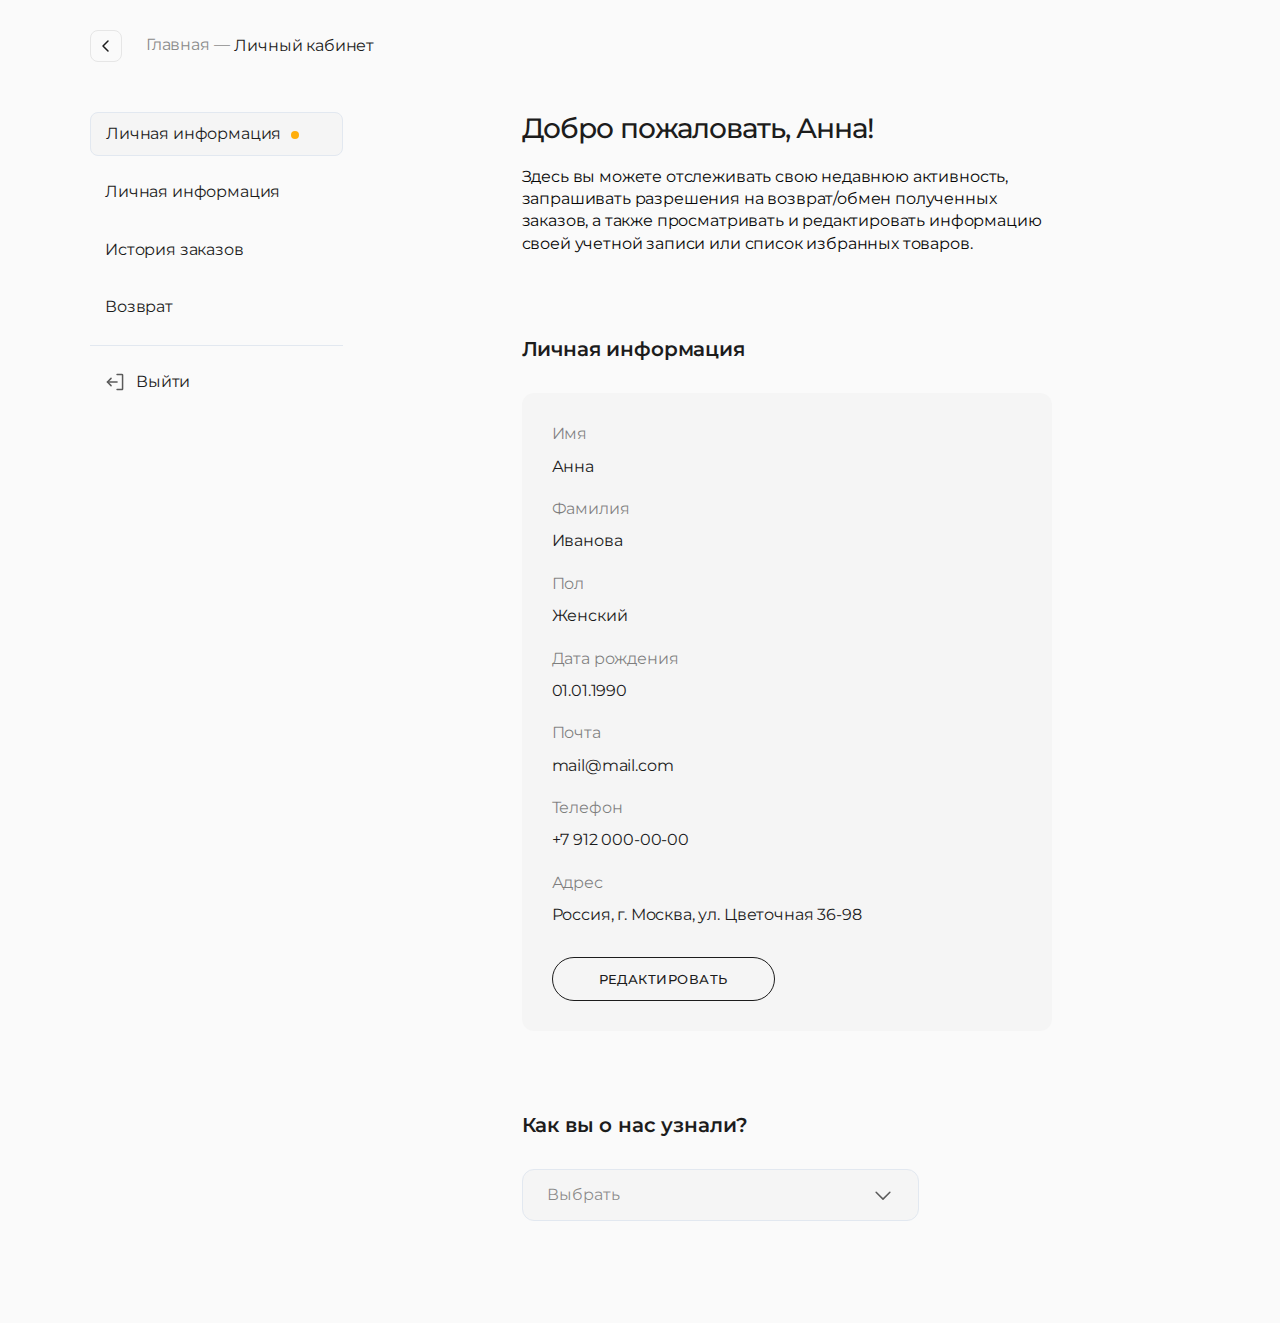
<file: lc.html>
<!DOCTYPE html>
<html lang="ru">

<head>
    <meta charset="UTF-8">
    <meta http-equiv="X-UA-Compatible" content="IE=edge">
    <meta name="viewport" content="width=device-width, initial-scale=1.0, shrink-to-fit=no">
    <!-- <meta name="viewport" content="width=device-width, initial-scale=1.0"> -->
    <title>Document</title>

    <link rel="preconnect" href="https://fonts.googleapis.com">
    <link rel="preconnect" href="https://fonts.gstatic.com" crossorigin>
    <link href="https://fonts.googleapis.com/css2?family=Montserrat:wght@400..700&display=swap" rel="stylesheet">

    <link rel="stylesheet" href="./assets/css/template.css">
    <link rel="stylesheet" href="css/main.css?ver=12">
</head>

<body>

    <!-- Bredcums -->
    <div class="container">
        <ul class="bredcums d-flex align-items-center py-15 pb-lg-25 fs-9 fs-lg-6">
            <li class="bredcums-item bredcums-main">
                <a href="#" class="bredcums__link">
                    <span class="btn btn-xs me-5 me-lg-10 btn-icon btn-scale-icon border rounded-1">
                        <svg width="16" height="16" viewBox="0 0 16 16" fill="none" xmlns="http://www.w3.org/2000/svg">
                            <path d="M10 13L5 8L10 3" stroke="#1C1C1C" stroke-width="1.5" stroke-linecap="round"
                                stroke-linejoin="round" />
                        </svg>
                    </span>
                    Главная
                </a>
            </li>
            <li class="bredcums-item">
                <a href="#" class="bredcums__link">Личный кабинет</a>
            </li>
        </ul>
    </div>

    <!-- lc -->

    <section class="pb-45">
        <div class="container">
            <div class="row">
                <aside class="col-xl-5 col-lg-8 col-md-12 lc-aside">
                    <nav class="lc-nav d-flex d-lg-block">
                        <a class="lc-nav__link is_active" href="#">Личная информация</a>
                        <a class="lc-nav__link" href="#">Личная информация</a>
                        <a class="lc-nav__link" href="#">История заказов</a>
                        <a class="lc-nav__link" href="#">Возврат</a>
                    </nav>
                    <a href="#" class="d-none align-items-center px-7 py-5 d-lg-flex">
                        <svg width="22" height="22" viewBox="0 0 22 22" class="me-5" fill="none"
                            xmlns="http://www.w3.org/2000/svg">
                            <path d="M7.04688 14.6094L3.4375 11L7.04688 7.39062" stroke="#5A5A5A" stroke-width="1.5"
                                stroke-linecap="round" stroke-linejoin="round" />
                            <path d="M13.0625 11L3.4375 11" stroke="#5A5A5A" stroke-width="1.5" stroke-linecap="round"
                                stroke-linejoin="round" />
                            <path
                                d="M13.0625 3.4375L17.875 3.4375C18.0573 3.4375 18.2322 3.50993 18.3611 3.63886C18.4901 3.76779 18.5625 3.94266 18.5625 4.125L18.5625 17.875C18.5625 18.0573 18.4901 18.2322 18.3611 18.3611C18.2322 18.4901 18.0573 18.5625 17.875 18.5625L13.0625 18.5625"
                                stroke="#5A5A5A" stroke-width="1.5" stroke-linecap="round" stroke-linejoin="round" />
                        </svg>

                        Выйти
                    </a>
                </aside>

                <div class="col-xl-6 col-lg-8 col-md-12 mx-auto">
                    <h1 class="h3 fw-medium mb-10">Добро пожаловать, Анна!</h1>
                    <p class="text-black mb-18 mb-lg-40 fs-7 fs-lg-6">
                        Здесь вы можете отслеживать свою недавнюю активность, запрашивать разрешения на возврат/обмен
                        полученных заказов, а также просматривать и редактировать информацию своей учетной записи или
                        список избранных товаров.
                    </p>
                    <p class="fs-6 fs-lg-4 fw-semibold mb-10 mb-lg-15">Личная информация</p>
                    <div class="bg-body-secondary rounded-2 mb-18 mb-lg-40 p-10 p-lg-15">
                        <p class="fs-7 fs-lg-6 mb-15">
                            <span class="d-block mb-3 mb-lg-5 text-body-tertiary">Имя</span>
                            <span class="d-block mb-10">Анна</span>
                            <span class="d-block mb-3 mb-lg-5 text-body-tertiary">Фамилия</span>
                            <span class="d-block mb-10">Иванова</span>
                            <span class="d-block mb-3 mb-lg-5 text-body-tertiary">Пол</span>
                            <span class="d-block mb-10">Женский</span>
                            <span class="d-block mb-3 mb-lg-5 text-body-tertiary">Дата рождения</span>
                            <span class="d-block mb-10">01.01.1990</span>
                            <span class="d-block mb-3 mb-lg-5 text-body-tertiary">Почта</span>
                            <span class="d-block mb-10">mail@mail.com</span>
                            <span class="d-block mb-3 mb-lg-5 text-body-tertiary">Телефон</span>
                            <span class="d-block mb-10">+7 912 000-00-00</span>
                            <span class="d-block mb-3 mb-lg-5 text-body-tertiary">Адрес</span>
                            <span class="d-block">Россия, г. Москва, ул. Цветочная 36-98</span>
                        </p>
                        <button data-bs-toggle="modal" data-bs-target="#lcEdit"
                            class="btn btn-slideup-dark click-to-active rounded-pill pt-4 pb-4 pe-9 ps-9 pt-sm-6 pb-sm-6 pe-sm-20 ps-sm-20 ">
                            <span class="btn-text">
                                <span class="ms-0 lh-base fs-sm-8 fs-11 text-center text-nowrap">редактировать</span>
                            </span>
                        </button>
                    </div>

                    <p class="fs-6 fs-lg-4 fw-semibold mb-10 mb-lg-15">Как вы о нас узнали?</p>

                    <div class="ddown col-12 col-lg-10 col-xl-9">
                        <button
                            class="border-color-light mb-6 rounded py-7 border fs-6 text-transform-none px-12 bg-body-secondary ddown-btn">
                            <span class="ddown-btn__val">Выбрать</span>
                            <svg width="22" height="22" viewBox="0 0 22 22" fill="none"
                                xmlns="http://www.w3.org/2000/svg">
                                <path d="M17.875 8.25L11 15.125L4.125 8.25" stroke="#5A5A5A" stroke-width="1.5"
                                    stroke-linecap="round" stroke-linejoin="round" />
                            </svg>
                        </button>

                        <div class="ddown-content bg-body-secondary rounded-2">
                            <div class="py-10 fs-7">
                                <div class="checkbox-toggler">
                                    <input value="Блогеры" type="radio" name="toggler_1">
                                    <label>Блогеры</label>
                                </div>
                                <div class="checkbox-toggler">
                                    <input value="Instagram" type="radio" name="toggler_1">
                                    <label>Instagram</label>
                                </div>
                                <div class="checkbox-toggler">
                                    <input value="Telegram" type="radio" name="toggler_1">
                                    <label>Telegram</label>
                                </div>
                                <div class="checkbox-toggler">
                                    <input value="Вконтакте" type="radio" name="toggler_1">
                                    <label>Вконтакте</label>
                                </div>
                                <div class="checkbox-toggler">
                                    <input value="Youtube" type="radio" name="toggler_1">
                                    <label>Youtube</label>
                                </div>
                                <div class="checkbox-toggler">
                                    <input value="Yandex/Google" type="radio" name="toggler_1">
                                    <label>Yandex/Google</label>
                                </div>
                                <div class="checkbox-toggler">
                                    <input value="Маркетплейсы" type="radio" name="toggler_1">
                                    <label>Маркетплейсы</label>
                                </div>
                                <div class="checkbox-toggler">
                                    <input value="СМИ" type="radio" name="toggler_1">
                                    <label>СМИ</label>
                                </div>
                                <div class="checkbox-toggler">
                                    <input value="Увидел(а) продукцию " type="radio" name="toggler_1">
                                    <label>Увидел(а) продукцию в магазине</label>
                                </div>
                                <div class="checkbox-toggler">
                                    <input value="Акция в приложении банка" type="radio" name="toggler_1">
                                    <label>Акция в приложении банка</label>
                                </div>
                                <div class="checkbox-toggler">
                                    <input value="Друзья/знакомые" type="radio" name="toggler_1">
                                    <label>Друзья/знакомые</label>
                                </div>
                                <div class="checkbox-toggler">
                                    <input value="Другое" type="radio" name="toggler_1">
                                    <label>Другое</label>
                                </div>
                            </div>
                        </div>
                    </div>


                    <a href="#" class="d-flex mt-8 fs-7 align-items-center px-7 py-5 d-lg-none">
                        <svg width="22" height="22" viewBox="0 0 22 22" class="me-5" fill="none"
                            xmlns="http://www.w3.org/2000/svg">
                            <path d="M7.04688 14.6094L3.4375 11L7.04688 7.39062" stroke="#5A5A5A" stroke-width="1.5"
                                stroke-linecap="round" stroke-linejoin="round" />
                            <path d="M13.0625 11L3.4375 11" stroke="#5A5A5A" stroke-width="1.5" stroke-linecap="round"
                                stroke-linejoin="round" />
                            <path
                                d="M13.0625 3.4375L17.875 3.4375C18.0573 3.4375 18.2322 3.50993 18.3611 3.63886C18.4901 3.76779 18.5625 3.94266 18.5625 4.125L18.5625 17.875C18.5625 18.0573 18.4901 18.2322 18.3611 18.3611C18.2322 18.4901 18.0573 18.5625 17.875 18.5625L13.0625 18.5625"
                                stroke="#5A5A5A" stroke-width="1.5" stroke-linecap="round" stroke-linejoin="round" />
                        </svg>
                        Выйти
                    </a>
                </div>
            </div>
        </div>
    </section>

    <!-- lc edit -->
    <div class="modal modal-md fade lc-edit" id="lcEdit" tabindex="-1" aria-labelledby="exampleModalLabel"
        aria-hidden="true">

        <div class="modal-dialog modal-dialog-centered">
            <div class="modal-content overflow-hidden">
                <div class="container p-10 p-lg-15">
                    <div class="mb-15 d-flex justify-content-between">
                        <h5 class="modal-title h4 fw-semibold" id="exampleModalLongTitle">Редактировать данные</h5>
                        <button type="button" class="close" data-bs-dismiss="modal" aria-label="Close">
                            <span aria-hidden="true">&times;</span>
                        </button>
                    </div>
                    <label for="name" class="mb-7 d-block">
                        <span>Имя*</span>
                        <input class="form-control mt-5 px-12" type="text" required name="name" id="name"
                            placeholder="Имя">
                    </label>
                    <label for="sname" class="mb-7 d-block">
                        <span>Фамилия*</span>
                        <input class="form-control mt-5 px-12" type="text" required name="sname" id="sname"
                            placeholder="Фамилия">
                    </label>
                    <div class="d-flex mb-7">
                        <div class="col-4">
                            <span class="d-block">Пол</span>
                            <div class="option-switcher mt-5 bg-body d-inline-flex rounded-2 p-1">
                                <div class="option-switcher__item">
                                    <input type="radio" checked name="toggler" id="toggler1">
                                    <label for="toggler1" class="fs-7 fs-lg-6">М</label>
                                </div>
                                <div class="option-switcher__item">
                                    <input type="radio" name="toggler" id="toggler2">
                                    <label for="toggler2" class="fs-7 fs-lg-6">Ж</label>
                                </div>
                            </div>
                        </div>
                        <label for="name" class="d-block col-8">
                            <span>Дата рождения</span>
                            <input class="form-control mt-5 px-12" type="number" required name="name" id="name"
                                placeholder="00.00.0000">
                        </label>
                    </div>
                    <label for="email" class="mb-7 d-block">
                        <span>Почта*</span>
                        <input class="form-control mt-5 px-12" type="email" required name="email" id="email"
                            placeholder="Ваш email">
                    </label>
                    <label for="email" class="mb-7 d-block">
                        <span>Телефон</span>
                        <input class="form-control mt-5 px-12" type="tel" name="email" id="email"
                            placeholder="+7 (000) 000-00-00">
                    </label>
                    <label for="email" class="mb-7 d-block">
                        <span>Адрес</span>
                        <input class="form-control mt-5 px-12" type="text" required name="email" id="email"
                            placeholder="Город, улица, квартира">
                    </label>
                    <div class="d-flex mt-15 justify-content-between">
                        <button type="reset" data-bs-dismiss="modal"
                            class="btn btn-sm rounded-pill col-5 px-5">отменить</button>
                        <button type="submit" class="btn btn-sm btn-dark rounded-pill col-6 px-5">сохранить</button>
                    </div>
                </div>
            </div>
        </div>
    </div>


    <!-- Scripts -->
    <script src="./assets/js/vendor.js"></script>
    <script src="./assets/js/template.js"></script>

    <script>
        document.addEventListener("DOMContentLoaded", function () {
            // Получаем все кнопки и контенты выпадающих списков
            const ddownBtns = document.querySelectorAll('.ddown-btn');
            const ddownContents = document.querySelectorAll('.ddown-content');

            // Устанавливаем начальную высоту контента списков как 0
            ddownContents.forEach(ddownContent => ddownContent.style.height = '0px');

            // Обработчик для каждой кнопки
            ddownBtns.forEach(ddownBtn => {
                const ddownContent = ddownBtn.nextElementSibling;

                // При клике на кнопку
                ddownBtn.addEventListener('click', function (event) {
                    event.stopPropagation(); // Предотвращаем распространение события
                    const isActive = ddownContent.classList.toggle('is_active'); // Переключаем класс is_active
                    ddownContent.style.height = isActive ? `${ddownContent.scrollHeight}px` : '0px'; // Устанавливаем высоту в зависимости от активности
                    ddownBtn.classList.toggle('is_active'); // Переключаем класс is_active для кнопки
                });

                // При изменении значения в списке
                const radioInputs = ddownContent.querySelectorAll('input[type="radio"]');
                radioInputs.forEach(input => {
                    input.addEventListener('change', function () {
                        // Изменяем текст кнопки на выбранное значение
                        ddownBtn.querySelector('.ddown-btn__val').textContent = this.value;
                    });
                });
            });

            // Обработчик для клика вне списка
            document.addEventListener('click', function (event) {
                ddownContents.forEach(ddownContent => {
                    // Если список активен и кликнули вне его, скрываем его
                    if (ddownContent.classList.contains('is_active') && !event.target.closest('.ddown')) {
                        ddownContent.style.height = '0px';
                        ddownContent.classList.remove('is_active');
                        ddownContent.previousElementSibling.classList.remove('is_active');
                    }
                });
            });
        });

    </script>
</body>

</html>
</file>
